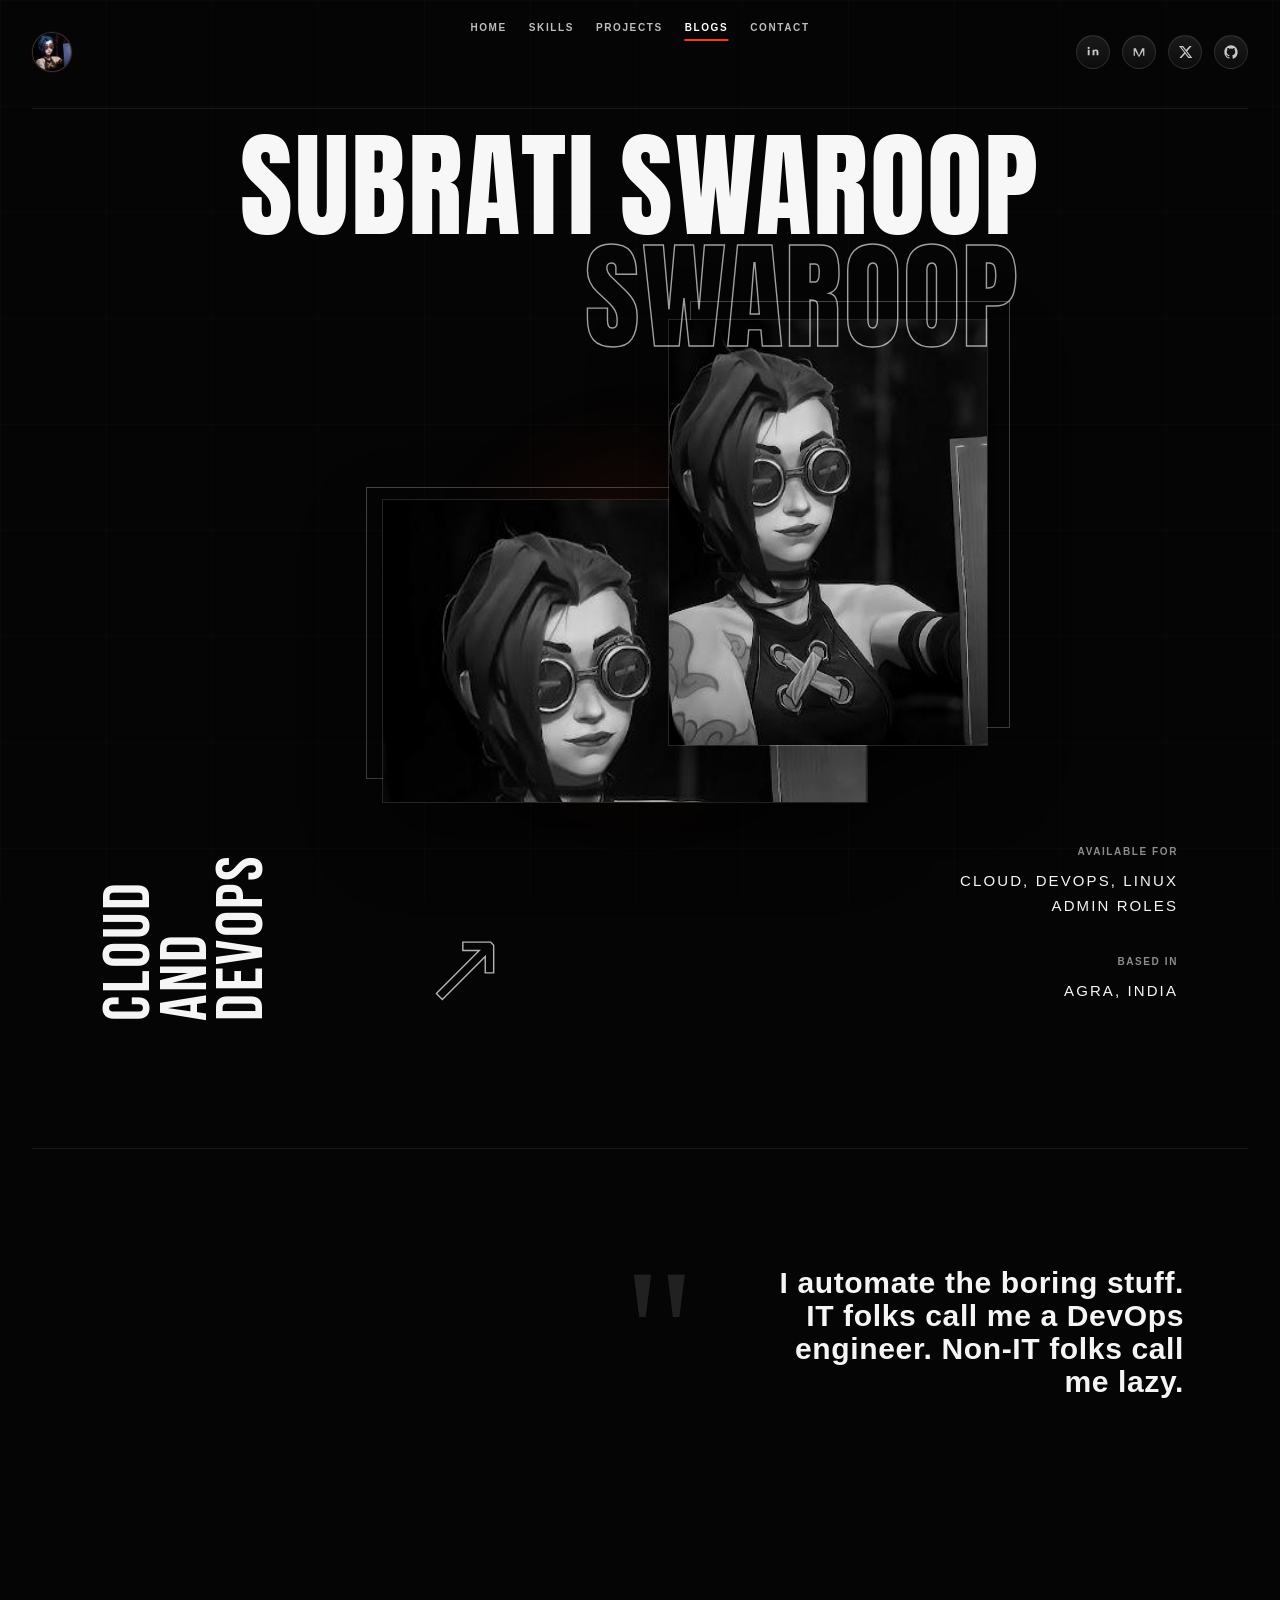
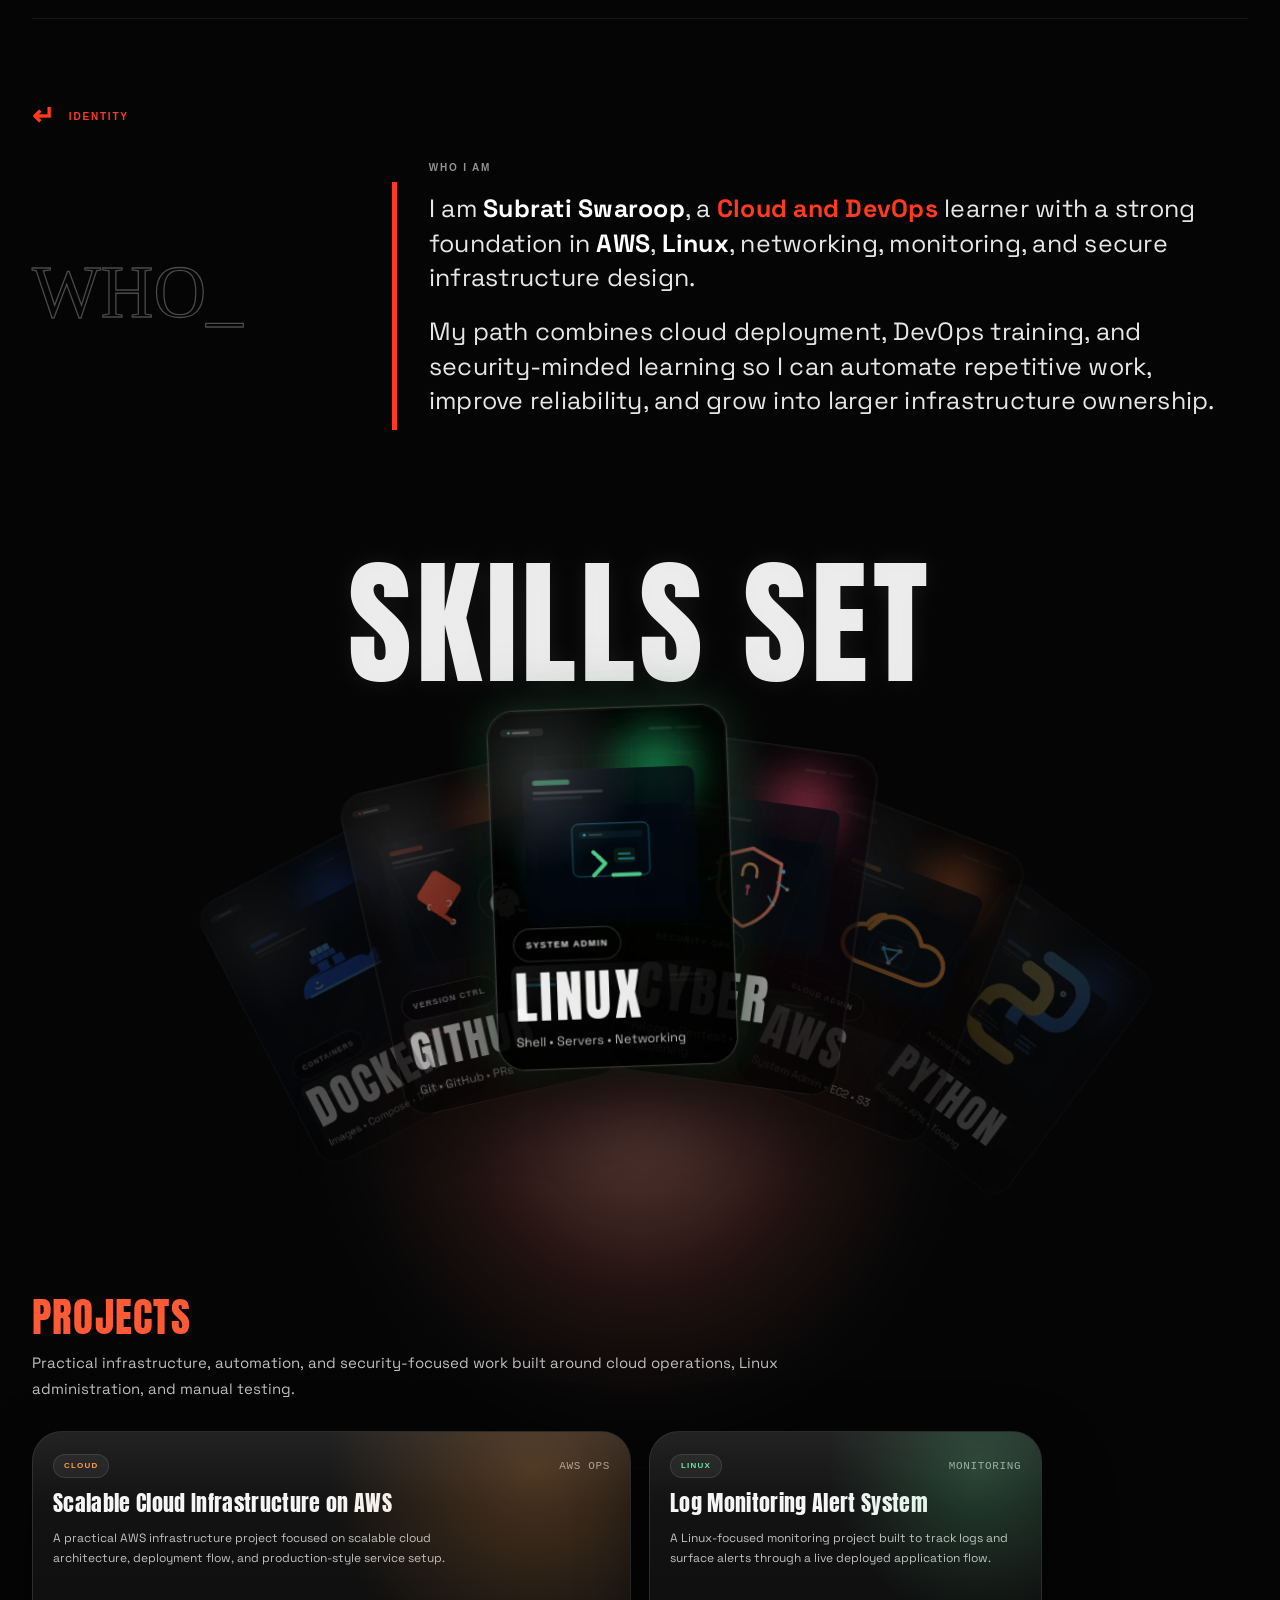
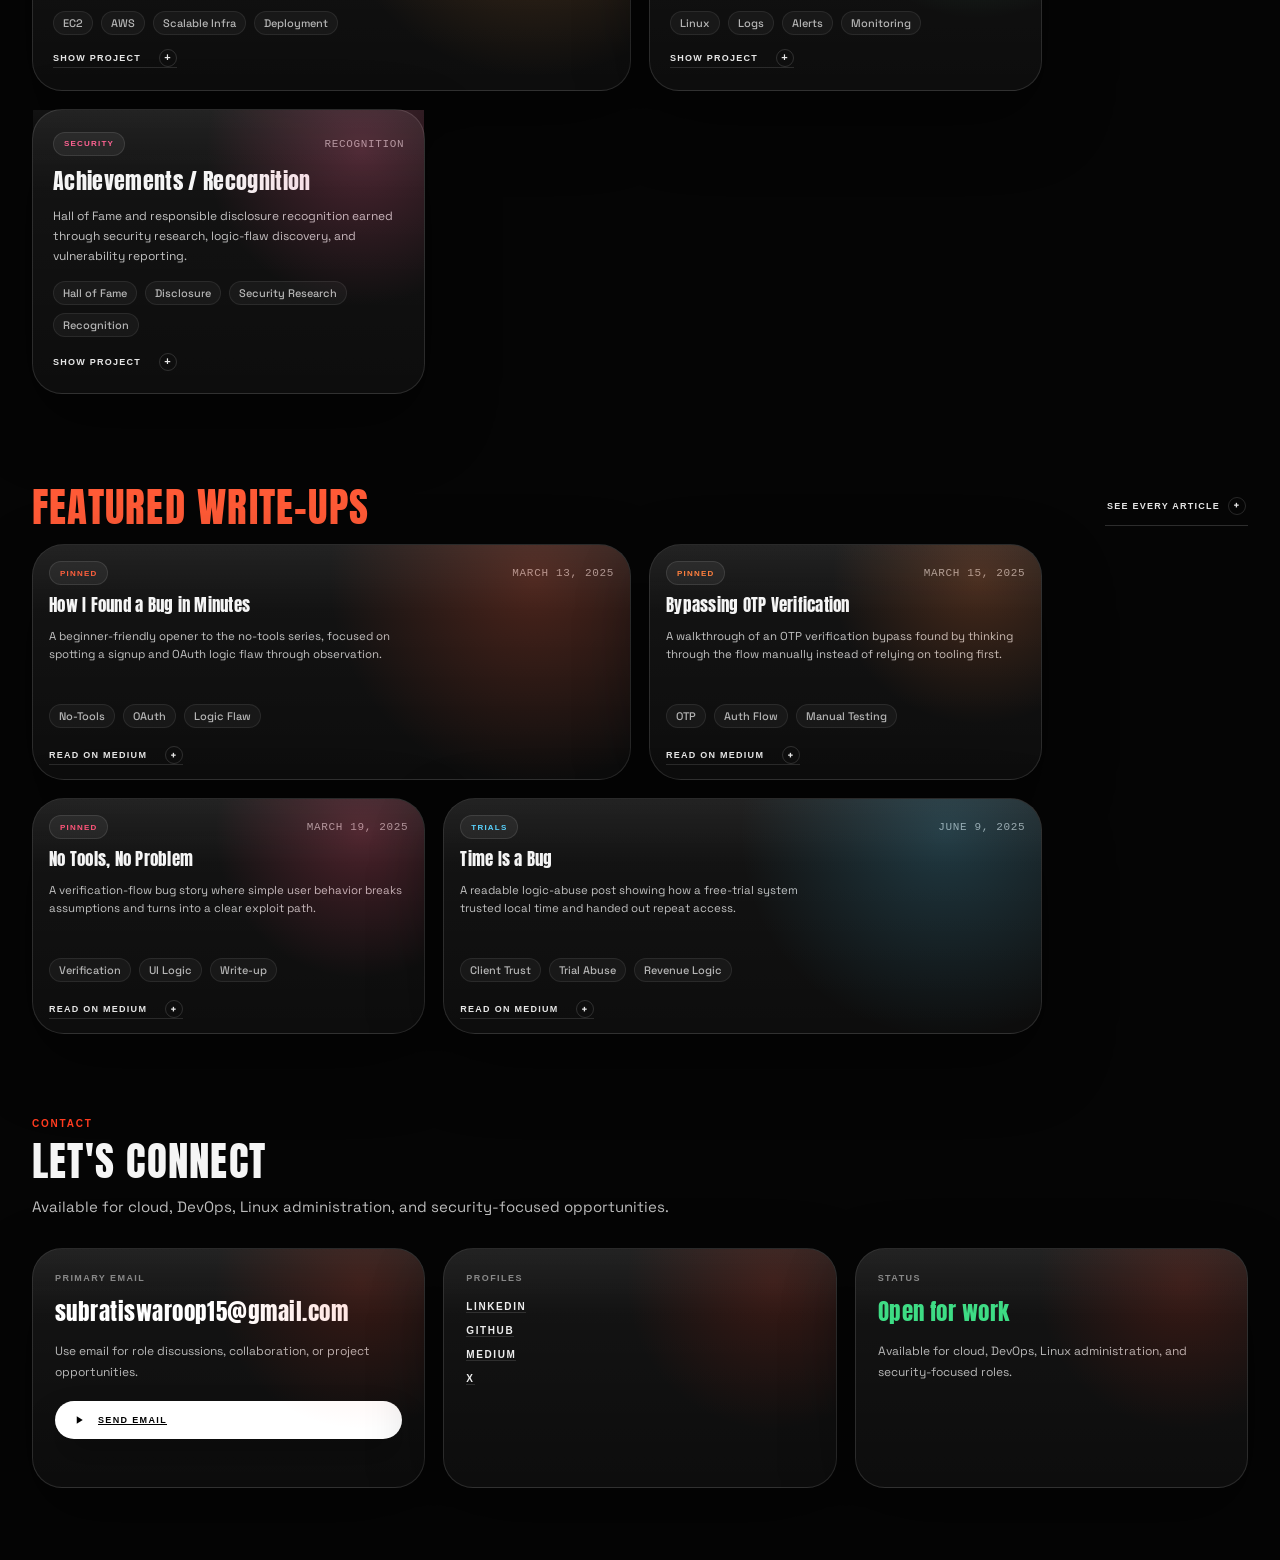
<file: index.html>
<!DOCTYPE html>
<html lang="en">
  <head>
    <meta charset="UTF-8" />
    <meta name="viewport" content="width=device-width, initial-scale=1.0" />
    <title>Subrati Swaroop</title>
    <link rel="preconnect" href="https://fonts.googleapis.com" />
    <link rel="preconnect" href="https://fonts.gstatic.com" crossorigin />
    <link
      href="https://fonts.googleapis.com/css2?family=Anton&family=Bebas+Neue&family=Space+Grotesk:wght@300;400;500;700&family=Syncopate:wght@400;700&display=swap"
      rel="stylesheet"
    />
    <link rel="stylesheet" href="https://fonts.cdnfonts.com/css/aileron" />
    <link rel="stylesheet" href="css/style.css" />
    <link rel="stylesheet" href="css/about.css" />
    <link rel="stylesheet" href="css/blogs.css" />
  </head>
  <body class="page-about single-scroll">
    <div class="app-shell" id="appShell">
      <header class="site-header" id="siteHeader">
        <a class="site-avatar" href="#home" aria-label="Home" data-scroll-link>
          <img src="assets/images/avatar.jpg" alt="" width="38" height="38" />
        </a>

        <nav class="site-nav" aria-label="Primary">
          <a class="is-active" href="#home" aria-current="page" data-scroll-link data-section-link="home">Home</a>
          <a href="#skills" data-scroll-link data-section-link="skills">Skills</a>
          <a href="#projects" data-scroll-link data-section-link="projects">Projects</a>
          <a href="#blogs" data-scroll-link data-section-link="blogs">Blogs</a>
          <a class="contact-link" href="#contact" data-scroll-link data-section-link="contact" data-email="subratiswaroop15@gmail.com">Contact</a>
        </nav>

        <div class="social-links" aria-label="Social links">
          <a href="https://www.linkedin.com/in/subrati-swaroop/" target="_blank" rel="noopener noreferrer" aria-label="LinkedIn">
            <svg viewBox="0 0 24 24" aria-hidden="true">
              <path d="M6.94 8.5v8.56H4.1V8.5h2.84Zm.18-2.64a1.64 1.64 0 1 1-3.28 0 1.64 1.64 0 0 1 3.28 0ZM20.16 12.02v5.04h-2.83v-4.72c0-1.19-.43-2-1.5-2-.82 0-1.3.54-1.52 1.06-.08.18-.1.44-.1.7v4.96h-2.83s.04-8.06 0-8.56h2.83v1.22c.38-.58 1.05-1.42 2.56-1.42 1.88 0 3.29 1.2 3.29 3.72Z" />
            </svg>
          </a>
          <a href="https://strangerwhite.medium.com/" target="_blank" rel="noopener noreferrer" aria-label="Medium">
            <svg viewBox="0 0 24 24" aria-hidden="true">
              <path d="M4 6.5h3.3L12 17.1 16.7 6.5H20v11h-1.83V9.82L12 20 5.83 9.82v7.68H4v-11Z" />
            </svg>
          </a>
          <a href="https://x.com/StrangeRwhite9?t=xdbpVbjrkxEW1TQSfK94jQ&s=09" target="_blank" rel="noopener noreferrer" aria-label="X">
            <svg viewBox="0 0 24 24" aria-hidden="true">
              <path d="M18.9 3H22l-6.78 7.74L23 21h-6.1l-4.77-6.24L6.7 21H3.6l7.25-8.28L3 3h6.26l4.31 5.75L18.9 3Zm-1.07 16.16h1.69L8.34 4.75H6.52l11.31 14.41Z" />
            </svg>
          </a>
          <a href="https://github.com/strangeRwhite9" target="_blank" rel="noopener noreferrer" aria-label="GitHub">
            <svg viewBox="0 0 24 24" aria-hidden="true">
              <path d="M12 2C6.48 2 2 6.58 2 12.23c0 4.52 2.87 8.35 6.84 9.7.5.1.68-.22.68-.5 0-.24-.01-1.03-.01-1.86-2.78.62-3.37-1.2-3.37-1.2-.46-1.18-1.11-1.5-1.11-1.5-.9-.63.07-.62.07-.62 1 .08 1.52 1.05 1.52 1.05.88 1.54 2.32 1.09 2.88.83.09-.65.35-1.09.63-1.34-2.22-.26-4.56-1.14-4.56-5.08 0-1.12.39-2.03 1.03-2.75-.11-.26-.45-1.32.1-2.75 0 0 .84-.28 2.75 1.05a9.24 9.24 0 0 1 5 0c1.91-1.33 2.75-1.05 2.75-1.05.55 1.43.21 2.49.1 2.75.64.72 1.03 1.63 1.03 2.75 0 3.95-2.34 4.82-4.57 5.07.36.32.68.93.68 1.88 0 1.36-.01 2.46-.01 2.8 0 .27.18.6.69.49A10.23 10.23 0 0 0 22 12.23C22 6.58 17.52 2 12 2Z" />
            </svg>
          </a>
        </div>
      </header>

      <main class="about-page onepage-main">
        <section id="home" class="scroll-section home-shell" aria-labelledby="homeHeading">
          <section class="about-showcase">
            <div class="about-name-fill" id="homeHeading">
              <span>SUBRATI</span>
              <span>SWAROOP</span>
            </div>
            <div class="about-name-outline" aria-hidden="true">SWAROOP</div>

            <div class="about-hero-layout">
              <div class="about-side-role" aria-hidden="true">
                <span>CLOUD</span>
                <span>AND</span>
                <span>DEVOPS</span>
              </div>

              <div class="about-photo about-photo--wide">
                <img src="assets/images/avatar.jpg" alt="Subrati Swaroop portrait" />
              </div>

              <div class="about-photo about-photo--portrait">
                <img src="assets/images/avatar.jpg" alt="Subrati Swaroop portrait" />
              </div>

              <div class="about-arrow" aria-hidden="true">&#8599;</div>

              <div class="about-status">
                <p>Available for</p>
                <strong>Cloud, DevOps, Linux Admin roles</strong>
                <p class="about-status-gap">Based in</p>
                <strong>Agra, India</strong>
              </div>
            </div>
          </section>

        <section class="about-quote-section" aria-label="Quote">
          <div class="about-quotes-container">
            <div class="about-quote-art about-quote-art--mark" aria-hidden="true">"</div>
            <div class="about-quote-text-container">
              <blockquote class="about-quote">
                I automate the boring stuff. IT folks call me a DevOps engineer. Non-IT folks call me lazy.
                </blockquote>
              </div>
            </div>
          </section>

          <section class="about-identity" aria-labelledby="identityHeading">
            <div class="about-identity-label">
              <span class="about-identity-arrow">&crarr;</span>
              <span>Identity</span>
            </div>

            <div class="about-identity-grid">
              <div class="about-identity-art" aria-hidden="true">WHO_</div>

              <div class="about-identity-copy">
                <h2 id="identityHeading">Who I Am</h2>
                <p>
                  I am <strong>Subrati Swaroop</strong>, a <span class="about-accent">Cloud and DevOps</span> learner with a strong
                  foundation in <strong>AWS</strong>, <strong>Linux</strong>, networking, monitoring, and secure infrastructure design.
                </p>
                <p>
                  My path combines cloud deployment, DevOps training, and security-minded learning so I can automate
                  repetitive work, improve reliability, and grow into larger infrastructure ownership.
                </p>
              </div>
            </div>
          </section>
        </section>

        <section id="skills" class="scroll-section skills-shell" aria-labelledby="skillsHeading">
          <div class="skills-page">
            <section class="skills-stage">
              <h1 id="skillsHeading">Skills Set</h1>

              <div class="stage-frame">
                <div class="carousel-view" id="carouselView">
                  <div class="deck-glow" aria-hidden="true"></div>
                  <div class="carousel-track" id="carouselTrack" aria-label="Skills carousel"></div>
                </div>

                <section class="detail-view" id="detailView" aria-live="polite">
                  <article class="detail-panel">
                    <div class="detail-hero" id="detailHero">
                      <button class="detail-back" id="detailBack" type="button" aria-label="Back to carousel">
                        <svg viewBox="0 0 24 24" aria-hidden="true">
                          <path d="M15 6 9 12l6 6" />
                        </svg>
                      </button>

                      <div class="detail-copy">
                        <p class="detail-category" id="detailCategory"></p>
                        <h2 id="detailTitle"></h2>

                        <div class="detail-meta">
                          <span class="detail-meta-accent" id="detailProficiency"></span>
                          <span id="detailYear"></span>
                          <span class="detail-pill" id="detailLevel"></span>
                          <span id="detailFocus"></span>
                        </div>

                        <div class="detail-actions">
                          <div class="detail-project-trigger">
                            <button class="primary-button" id="detailProjects" type="button" aria-expanded="false" aria-controls="detailProjectsPopover">
                              <svg viewBox="0 0 24 24" aria-hidden="true">
                                <path d="m9 7 8 5-8 5Z" />
                              </svg>
                              <span>View Projects</span>
                            </button>

                            <div class="detail-project-popover" id="detailProjectsPopover" aria-label="Skill project links"></div>
                          </div>

                          <button class="secondary-button" id="detailPlus" type="button" aria-label="More options">
                            <svg viewBox="0 0 24 24" aria-hidden="true">
                              <path d="M12 5v14M5 12h14" />
                            </svg>
                          </button>
                        </div>
                      </div>
                    </div>

                    <section class="modules-panel" aria-labelledby="modulesHeading">
                      <h3 id="modulesHeading">Related Modules</h3>
                      <div class="module-grid" id="moduleGrid"></div>
                    </section>
                  </article>
                </section>
              </div>
            </section>
          </div>
        </section>

        <section id="projects" class="scroll-section projects-section" aria-labelledby="projectsHeading">
          <div class="section-head">
            <h2 class="section-kicker section-kicker-display" id="projectsHeading">Projects</h2>
            <p class="section-lead">
              Practical infrastructure, automation, and security-focused work built around cloud operations, Linux administration,
              and manual testing.
            </p>
          </div>

          <div class="project-grid">
            <article class="project-card is-wide" style="--project-accent: #ff9c42; --project-glow: rgba(255, 156, 66, 0.24);">
              <div class="project-meta">
                <span class="project-pill">Cloud</span>
                <span>AWS Ops</span>
              </div>
              <h3>Scalable Cloud Infrastructure on AWS</h3>
              <p>
                A practical AWS infrastructure project focused on scalable cloud architecture, deployment flow, and production-style service setup.
              </p>
              <div class="project-tags">
                <span>EC2</span>
                <span>AWS</span>
                <span>Scalable Infra</span>
                <span>Deployment</span>
              </div>
              <a class="project-link" href="https://github.com/strangeRwhite9/Scalable-Cloud-Infrastructure-on-AWS-" target="_blank" rel="noopener noreferrer">Show Project</a>
            </article>

            <article class="project-card" style="--project-accent: #66e6a1; --project-glow: rgba(102, 230, 161, 0.22);">
              <div class="project-meta">
                <span class="project-pill">Linux</span>
                <span>Monitoring</span>
              </div>
              <h3>Log Monitoring Alert System</h3>
              <p>
                A Linux-focused monitoring project built to track logs and surface alerts through a live deployed application flow.
              </p>
              <div class="project-tags">
                <span>Linux</span>
                <span>Logs</span>
                <span>Alerts</span>
                <span>Monitoring</span>
              </div>
              <a class="project-link" href="https://log-monitoring-alert-system.onrender.com" target="_blank" rel="noopener noreferrer">Show Project</a>
            </article>

            <article class="project-card has-popover" style="--project-accent: #ff5d8f; --project-glow: rgba(255, 93, 143, 0.24);">
              <div class="project-meta">
                <span class="project-pill">Security</span>
                <span>Recognition</span>
              </div>
              <h3>Achievements / Recognition</h3>
              <p>
                Hall of Fame and responsible disclosure recognition earned through security research, logic-flaw discovery, and vulnerability reporting.
              </p>
              <div class="project-tags">
                <span>Hall of Fame</span>
                <span>Disclosure</span>
                <span>Security Research</span>
                <span>Recognition</span>
              </div>
              <div class="project-link-group">
                <button class="project-link project-link-trigger" type="button" aria-haspopup="true" aria-expanded="false" aria-controls="securityRecognitionPopover">
                  Show Project
                </button>
                <div class="project-link-popover" id="securityRecognitionPopover" aria-label="Recognition links">
                  <a href="https://bytebloggerbase.com/hall-of-fame-reward" target="_blank" rel="noopener noreferrer">Byte Blogger Base</a>
                  <a href="https://www.secudoc.nl/hall%20of%20fame" target="_blank" rel="noopener noreferrer">SecuDoc</a>
                  <a href="https://innolab.co.nz/responsible-disclosure" target="_blank" rel="noopener noreferrer">Innolab</a>
                  <a href="https://ben.ist-toll.xyz/hall-of-fame.html" target="_blank" rel="noopener noreferrer">BEN / IST Toll</a>
                  <a href="https://www.inflectra.com/Company/" target="_blank" rel="noopener noreferrer">Inflectra</a>
                  <a href="https://www.nelogica.com.br/vulnerability-disclosure-program" target="_blank" rel="noopener noreferrer">Nelogica</a>
                </div>
              </div>
            </article>
          </div>
        </section>

        <section id="blogs" class="scroll-section blogs-page" aria-labelledby="featuredBlogsHeading">
          <div class="blogs-listing">
            <div class="blogs-section-head">
              <div>
                <h2 class="blogs-card-label blogs-card-label-display" id="featuredBlogsHeading">Featured Write-ups</h2>
              </div>
              <a class="blogs-text-link" href="https://strangerwhite.medium.com/" target="_blank" rel="noopener noreferrer">See every article</a>
            </div>

            <div class="blog-grid">
              <article class="blog-card is-wide" style="--blog-accent: #ff5a36; --blog-glow: rgba(255, 90, 54, 0.24);">
                <div class="blog-card-meta">
                  <span class="blog-pill">Pinned</span>
                  <time datetime="2025-03-13">March 13, 2025</time>
                </div>
                <h3>How I Found a Bug in Minutes</h3>
                <p>
                  A beginner-friendly opener to the no-tools series, focused on spotting a signup and OAuth logic flaw through observation.
                </p>
                <div class="blog-tags">
                  <span>No-Tools</span>
                  <span>OAuth</span>
                  <span>Logic Flaw</span>
                </div>
                <a class="blog-card-link" href="https://strangerwhite.medium.com/how-i-found-a-bug-in-minutes-no-tools-just-mindful-approach-to-testing-0dd034ff8ab9" target="_blank" rel="noopener noreferrer">Read on Medium</a>
              </article>

              <article class="blog-card" style="--blog-accent: #ff7b38; --blog-glow: rgba(255, 123, 56, 0.22);">
                <div class="blog-card-meta">
                  <span class="blog-pill">Pinned</span>
                  <time datetime="2025-03-15">March 15, 2025</time>
                </div>
                <h3>Bypassing OTP Verification</h3>
                <p>
                  A walkthrough of an OTP verification bypass found by thinking through the flow manually instead of relying on tooling first.
                </p>
                <div class="blog-tags">
                  <span>OTP</span>
                  <span>Auth Flow</span>
                  <span>Manual Testing</span>
                </div>
                <a class="blog-card-link" href="https://strangerwhite.medium.com/bypassing-otp-verification-another-bug-found-without-any-tools-8b2c1013c3e7" target="_blank" rel="noopener noreferrer">Read on Medium</a>
              </article>

              <article class="blog-card" style="--blog-accent: #ff4f75; --blog-glow: rgba(255, 79, 117, 0.24);">
                <div class="blog-card-meta">
                  <span class="blog-pill">Pinned</span>
                  <time datetime="2025-03-19">March 19, 2025</time>
                </div>
                <h3>No Tools, No Problem</h3>
                <p>
                  A verification-flow bug story where simple user behavior breaks assumptions and turns into a clear exploit path.
                </p>
                <div class="blog-tags">
                  <span>Verification</span>
                  <span>UI Logic</span>
                  <span>Write-up</span>
                </div>
                <a class="blog-card-link" href="https://strangerwhite.medium.com/no-tools-no-problem-another-fun-bug-hunting-story-22c234331bfd" target="_blank" rel="noopener noreferrer">Read on Medium</a>
              </article>

              <article class="blog-card is-wide" style="--blog-accent: #53d2ff; --blog-glow: rgba(83, 210, 255, 0.2);">
                <div class="blog-card-meta">
                  <span class="blog-pill">Trials</span>
                  <time datetime="2025-06-09">June 9, 2025</time>
                </div>
                <h3>Time Is a Bug</h3>
                <p>
                  A readable logic-abuse post showing how a free-trial system trusted local time and handed out repeat access.
                </p>
                <div class="blog-tags">
                  <span>Client Trust</span>
                  <span>Trial Abuse</span>
                  <span>Revenue Logic</span>
                </div>
                <a class="blog-card-link" href="https://strangerwhite.medium.com/time-is-a-bug-exploiting-trials-without-touching-a-single-tool-9a019bda8c02" target="_blank" rel="noopener noreferrer">Read on Medium</a>
              </article>
            </div>
          </div>
        </section>

        <section id="contact" class="scroll-section contact-section" aria-labelledby="contactHeading">
          <div class="section-head contact-head">
            <p class="section-kicker">Contact</p>
            <h2 id="contactHeading">Let's Connect</h2>
            <p class="section-lead">
              Available for cloud, DevOps, Linux administration, and security-focused opportunities.
            </p>
          </div>

          <div class="contact-grid">
            <article class="contact-card contact-card-primary">
              <p class="contact-label">Primary Email</p>
              <a class="contact-value" href="mailto:subratiswaroop15@gmail.com">subratiswaroop15@gmail.com</a>
              <p class="contact-copy">
                Use email for role discussions, collaboration, or project opportunities.
              </p>
              <a class="primary-button" href="mailto:subratiswaroop15@gmail.com">
                <svg viewBox="0 0 24 24" aria-hidden="true">
                  <path d="m9 7 8 5-8 5Z" />
                </svg>
                <span>Send Email</span>
              </a>
            </article>

            <article class="contact-card">
              <p class="contact-label">Profiles</p>
              <div class="contact-links">
                <a href="https://www.linkedin.com/in/subrati-swaroop/" target="_blank" rel="noopener noreferrer">LinkedIn</a>
                <a href="https://github.com/strangeRwhite9" target="_blank" rel="noopener noreferrer">GitHub</a>
                <a href="https://strangerwhite.medium.com/" target="_blank" rel="noopener noreferrer">Medium</a>
                <a href="https://x.com/StrangeRwhite9?t=xdbpVbjrkxEW1TQSfK94jQ&s=09" target="_blank" rel="noopener noreferrer">X</a>
              </div>
            </article>

            <article class="contact-card">
              <p class="contact-label">Status</p>
              <p class="contact-value contact-value-static contact-value-open">Open for work</p>
              <p class="contact-copy">Available for cloud, DevOps, Linux administration, and security-focused roles.</p>
            </article>
          </div>
        </section>
      </main>

      <button class="back-to-top-button" id="backToTopButton" type="button" aria-label="Back to top">
        <svg viewBox="0 0 24 24" aria-hidden="true">
          <path d="M12 19V5" />
          <path d="m6 11 6-6 6 6" />
        </svg>
      </button>
    </div>

    <div class="cursor-layer" id="cursorLayer" aria-hidden="true">
      <div class="cursor-ring" id="cursorRing"></div>
      <div class="cursor-dot" id="cursorDot"></div>
    </div>

    <script src="js/script.js"></script>
  </body>
</html>
</file>
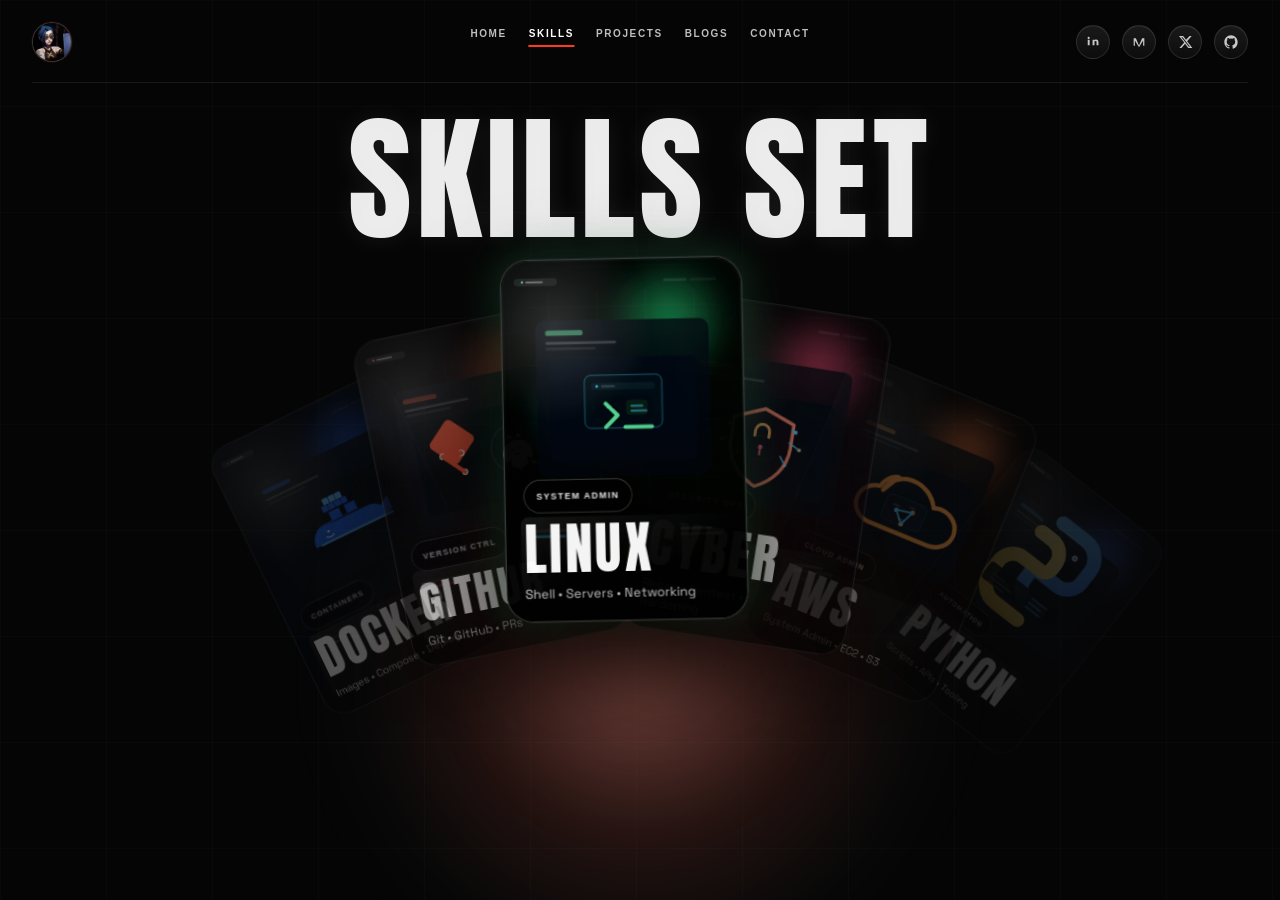
<file: about.html>
<!DOCTYPE html>
<html lang="en">
  <head>
    <meta charset="UTF-8" />
    <meta name="viewport" content="width=device-width, initial-scale=1.0" />
    <title>Skills Set - Subrati Swaroop</title>
    <link rel="preconnect" href="https://fonts.googleapis.com" />
    <link rel="preconnect" href="https://fonts.gstatic.com" crossorigin />
    <link
      href="https://fonts.googleapis.com/css2?family=Anton&family=Space+Grotesk:wght@300;400;500;700&family=Syncopate:wght@400;700&display=swap"
      rel="stylesheet"
    />
    <link rel="stylesheet" href="css/style.css" />
  </head>
  <body>
    <div class="app-shell" id="appShell">
      <header class="site-header">
        <a class="site-avatar" href="index.html" aria-label="Home">
          <img src="assets/images/avatar.jpg" alt="" width="38" height="38" />
        </a>

        <nav class="site-nav" aria-label="Primary">
          <a href="index.html">Home</a>
          <a class="is-active" href="about.html" aria-current="page">Skills</a>
          <a href="#">Projects</a>
          <a href="blogs.html">Blogs</a>
          <a class="contact-link" href="mailto:subratiswaroop15@gmail.com" data-email="subratiswaroop15@gmail.com">Contact</a>
        </nav>

        <div class="social-links" aria-label="Social links">
          <a href="https://www.linkedin.com/in/subrati-swaroop/" target="_blank" rel="noopener noreferrer" aria-label="LinkedIn">
            <svg viewBox="0 0 24 24" aria-hidden="true">
              <path d="M6.94 8.5v8.56H4.1V8.5h2.84Zm.18-2.64a1.64 1.64 0 1 1-3.28 0 1.64 1.64 0 0 1 3.28 0ZM20.16 12.02v5.04h-2.83v-4.72c0-1.19-.43-2-1.5-2-.82 0-1.3.54-1.52 1.06-.08.18-.1.44-.1.7v4.96h-2.83s.04-8.06 0-8.56h2.83v1.22c.38-.58 1.05-1.42 2.56-1.42 1.88 0 3.29 1.2 3.29 3.72Z" />
            </svg>
          </a>
          <a href="https://strangerwhite.medium.com/" target="_blank" rel="noopener noreferrer" aria-label="Medium">
            <svg viewBox="0 0 24 24" aria-hidden="true">
              <path d="M4 6.5h3.3L12 17.1 16.7 6.5H20v11h-1.83V9.82L12 20 5.83 9.82v7.68H4v-11Z" />
            </svg>
          </a>
          <a href="https://x.com/StrangeRwhite9?t=xdbpVbjrkxEW1TQSfK94jQ&s=09" target="_blank" rel="noopener noreferrer" aria-label="X">
            <svg viewBox="0 0 24 24" aria-hidden="true">
              <path d="M18.9 3H22l-6.78 7.74L23 21h-6.1l-4.77-6.24L6.7 21H3.6l7.25-8.28L3 3h6.26l4.31 5.75L18.9 3Zm-1.07 16.16h1.69L8.34 4.75H6.52l11.31 14.41Z" />
            </svg>
          </a>
          <a href="https://github.com/strangeRwhite9" target="_blank" rel="noopener noreferrer" aria-label="GitHub">
            <svg viewBox="0 0 24 24" aria-hidden="true">
              <path d="M12 2C6.48 2 2 6.58 2 12.23c0 4.52 2.87 8.35 6.84 9.7.5.1.68-.22.68-.5 0-.24-.01-1.03-.01-1.86-2.78.62-3.37-1.2-3.37-1.2-.46-1.18-1.11-1.5-1.11-1.5-.9-.63.07-.62.07-.62 1 .08 1.52 1.05 1.52 1.05.88 1.54 2.32 1.09 2.88.83.09-.65.35-1.09.63-1.34-2.22-.26-4.56-1.14-4.56-5.08 0-1.12.39-2.03 1.03-2.75-.11-.26-.45-1.32.1-2.75 0 0 .84-.28 2.75 1.05a9.24 9.24 0 0 1 5 0c1.91-1.33 2.75-1.05 2.75-1.05.55 1.43.21 2.49.1 2.75.64.72 1.03 1.63 1.03 2.75 0 3.95-2.34 4.82-4.57 5.07.36.32.68.93.68 1.88 0 1.36-.01 2.46-.01 2.8 0 .27.18.6.69.49A10.23 10.23 0 0 0 22 12.23C22 6.58 17.52 2 12 2Z" />
            </svg>
          </a>
        </div>
      </header>

      <main class="skills-page">
        <section class="skills-stage" aria-labelledby="skillsHeading">
          <h1 id="skillsHeading">Skills Set</h1>

          <div class="stage-frame">
            <div class="carousel-view" id="carouselView">
              <div class="deck-glow" aria-hidden="true"></div>
              <div class="carousel-track" id="carouselTrack" aria-label="Skills carousel"></div>
            </div>

            <section class="detail-view" id="detailView" aria-live="polite">
              <article class="detail-panel">
                <div class="detail-hero" id="detailHero">
                  <button class="detail-back" id="detailBack" type="button" aria-label="Back to carousel">
                    <svg viewBox="0 0 24 24" aria-hidden="true">
                      <path d="M15 6 9 12l6 6" />
                    </svg>
                  </button>

                  <div class="detail-copy">
                    <p class="detail-category" id="detailCategory"></p>
                    <h2 id="detailTitle"></h2>

                    <div class="detail-meta">
                      <span class="detail-meta-accent" id="detailProficiency"></span>
                      <span id="detailYear"></span>
                      <span class="detail-pill" id="detailLevel"></span>
                      <span id="detailFocus"></span>
                    </div>

                    <div class="detail-actions">
                      <div class="detail-project-trigger">
                        <button class="primary-button" id="detailProjects" type="button" aria-expanded="false" aria-controls="detailProjectsPopover">
                          <svg viewBox="0 0 24 24" aria-hidden="true">
                            <path d="m9 7 8 5-8 5Z" />
                          </svg>
                          <span>View Projects</span>
                        </button>

                        <div class="detail-project-popover" id="detailProjectsPopover" aria-label="Skill project links"></div>
                      </div>

                      <button class="secondary-button" id="detailPlus" type="button" aria-label="More options">
                        <svg viewBox="0 0 24 24" aria-hidden="true">
                          <path d="M12 5v14M5 12h14" />
                        </svg>
                      </button>
                    </div>
                  </div>
                </div>

                <section class="modules-panel" aria-labelledby="modulesHeading">
                  <h3 id="modulesHeading">Related Modules</h3>
                  <div class="module-grid" id="moduleGrid"></div>
                </section>
              </article>
            </section>
          </div>
        </section>
      </main>
    </div>

    <div class="cursor-layer" id="cursorLayer" aria-hidden="true">
      <div class="cursor-ring" id="cursorRing"></div>
      <div class="cursor-dot" id="cursorDot"></div>
    </div>

    <script src="js/script.js"></script>
  </body>
</html>
</file>
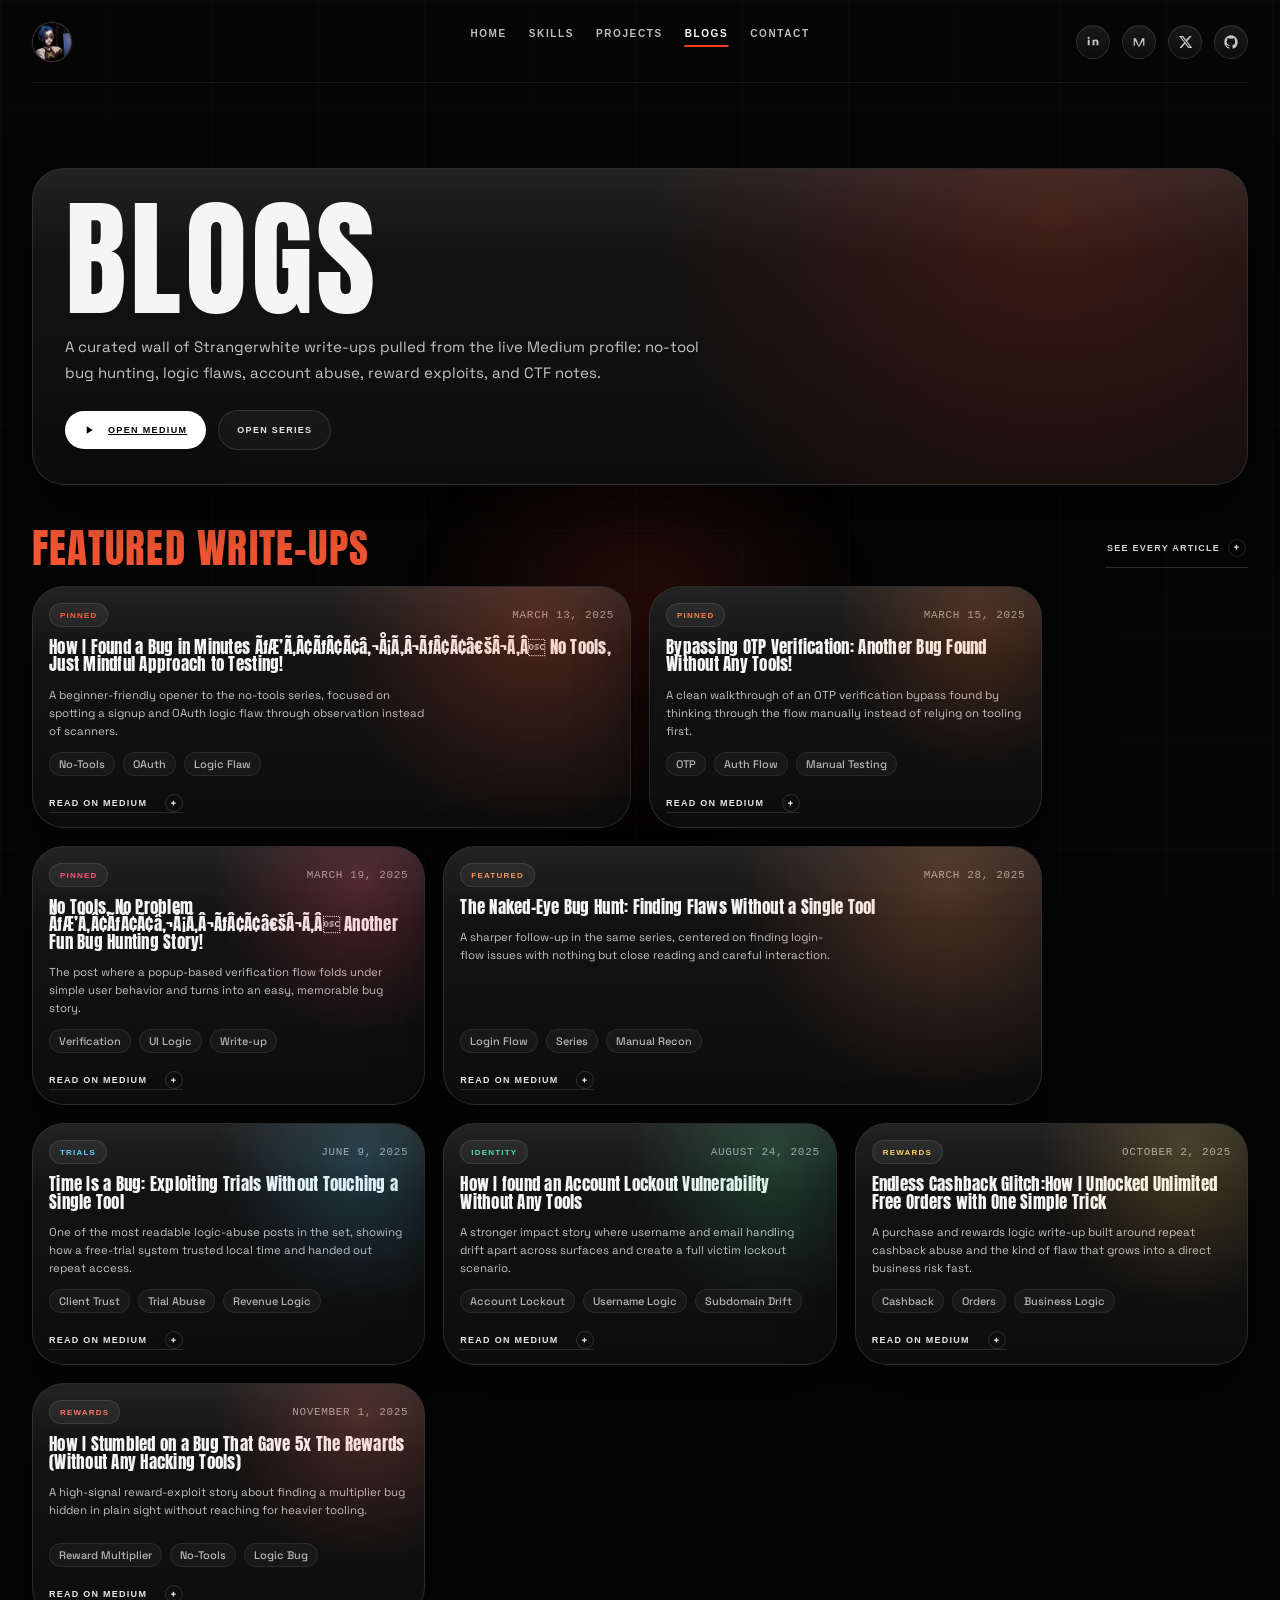
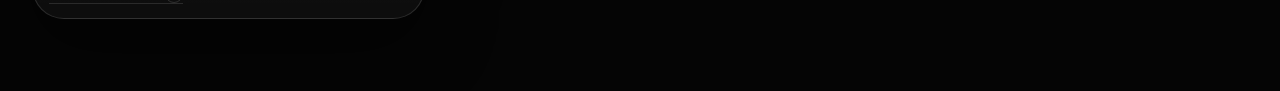
<file: blogs.html>
<!DOCTYPE html>
<html lang="en">
  <head>
    <meta charset="UTF-8" />
    <meta name="viewport" content="width=device-width, initial-scale=1.0" />
    <title>Strangerwhite Blogs</title>
    <link rel="preconnect" href="https://fonts.googleapis.com" />
    <link rel="preconnect" href="https://fonts.gstatic.com" crossorigin />
    <link
      href="https://fonts.googleapis.com/css2?family=Anton&family=Space+Grotesk:wght@300;400;500;700&family=Syncopate:wght@400;700&display=swap"
      rel="stylesheet"
    />
    <link rel="stylesheet" href="css/style.css" />
    <link rel="stylesheet" href="css/blogs.css" />
  </head>
  <body class="page-blogs">
    <div class="app-shell" id="appShell">
      <header class="site-header">
        <a class="site-avatar" href="index.html" aria-label="Home">
          <img src="assets/images/avatar.jpg" alt="" width="38" height="38" />
        </a>

        <nav class="site-nav" aria-label="Primary">
          <a href="index.html">Home</a>
          <a href="about.html">Skills</a>
          <a href="index.html">Projects</a>
          <a class="is-active" href="blogs.html" aria-current="page">Blogs</a>
          <a class="contact-link" href="mailto:subratiswaroop15@gmail.com" data-email="subratiswaroop15@gmail.com">Contact</a>
        </nav>

        <div class="social-links" aria-label="Social links">
          <a href="https://www.linkedin.com/in/subrati-swaroop/" target="_blank" rel="noopener noreferrer" aria-label="LinkedIn">
            <svg viewBox="0 0 24 24" aria-hidden="true">
              <path d="M6.94 8.5v8.56H4.1V8.5h2.84Zm.18-2.64a1.64 1.64 0 1 1-3.28 0 1.64 1.64 0 0 1 3.28 0ZM20.16 12.02v5.04h-2.83v-4.72c0-1.19-.43-2-1.5-2-.82 0-1.3.54-1.52 1.06-.08.18-.1.44-.1.7v4.96h-2.83s.04-8.06 0-8.56h2.83v1.22c.38-.58 1.05-1.42 2.56-1.42 1.88 0 3.29 1.2 3.29 3.72Z" />
            </svg>
          </a>
          <a href="https://strangerwhite.medium.com/" target="_blank" rel="noopener noreferrer" aria-label="Medium">
            <svg viewBox="0 0 24 24" aria-hidden="true">
              <path d="M4 6.5h3.3L12 17.1 16.7 6.5H20v11h-1.83V9.82L12 20 5.83 9.82v7.68H4v-11Z" />
            </svg>
          </a>
          <a href="https://x.com/StrangeRwhite9?t=xdbpVbjrkxEW1TQSfK94jQ&s=09" target="_blank" rel="noopener noreferrer" aria-label="X">
            <svg viewBox="0 0 24 24" aria-hidden="true">
              <path d="M18.9 3H22l-6.78 7.74L23 21h-6.1l-4.77-6.24L6.7 21H3.6l7.25-8.28L3 3h6.26l4.31 5.75L18.9 3Zm-1.07 16.16h1.69L8.34 4.75H6.52l11.31 14.41Z" />
            </svg>
          </a>
          <a href="https://github.com/strangeRwhite9" target="_blank" rel="noopener noreferrer" aria-label="GitHub">
            <svg viewBox="0 0 24 24" aria-hidden="true">
              <path d="M12 2C6.48 2 2 6.58 2 12.23c0 4.52 2.87 8.35 6.84 9.7.5.1.68-.22.68-.5 0-.24-.01-1.03-.01-1.86-2.78.62-3.37-1.2-3.37-1.2-.46-1.18-1.11-1.5-1.11-1.5-.9-.63.07-.62.07-.62 1 .08 1.52 1.05 1.52 1.05.88 1.54 2.32 1.09 2.88.83.09-.65.35-1.09.63-1.34-2.22-.26-4.56-1.14-4.56-5.08 0-1.12.39-2.03 1.03-2.75-.11-.26-.45-1.32.1-2.75 0 0 .84-.28 2.75 1.05a9.24 9.24 0 0 1 5 0c1.91-1.33 2.75-1.05 2.75-1.05.55 1.43.21 2.49.1 2.75.64.72 1.03 1.63 1.03 2.75 0 3.95-2.34 4.82-4.57 5.07.36.32.68.93.68 1.88 0 1.36-.01 2.46-.01 2.8 0 .27.18.6.69.49A10.23 10.23 0 0 0 22 12.23C22 6.58 17.52 2 12 2Z" />
            </svg>
          </a>
        </div>
      </header>

      <main class="blogs-page">
        <section class="blogs-hero" aria-labelledby="blogsHeading">
          <div class="blogs-hero-copy blogs-surface">

            <h1 id="blogsHeading">Blogs</h1>
            <p class="blogs-lead">
              A curated wall of Strangerwhite write-ups pulled from the live Medium profile: no-tool bug hunting,
              logic flaws, account abuse, reward exploits, and CTF notes.
            </p>
            <div class="blogs-hero-actions">
              <a class="primary-button" href="https://strangerwhite.medium.com/" target="_blank" rel="noopener noreferrer">
                <svg viewBox="0 0 24 24" aria-hidden="true">
                  <path d="m9 7 8 5-8 5Z" />
                </svg>
                <span>Open Medium</span>
              </a>
              <a class="blogs-secondary-link" href="https://strangerwhite.medium.com/list/finding-bugs-without-using-any-tools-dcf9f861a8ac" target="_blank" rel="noopener noreferrer">
                Open Series
              </a>
            </div>
          </div>
        </section>

        <section class="blogs-listing" aria-labelledby="featuredBlogsHeading">
          <div class="blogs-section-head">
            <div>
              <h2 class="blogs-card-label blogs-card-label-display" id="featuredBlogsHeading">Featured Write-ups</h2>
            </div>
            <a class="blogs-text-link" href="https://strangerwhite.medium.com/" target="_blank" rel="noopener noreferrer">See every article</a>
          </div>

          <div class="blog-grid">
            <article class="blog-card is-wide" style="--blog-accent: #ff5a36; --blog-glow: rgba(255, 90, 54, 0.24);">
              <div class="blog-card-meta">
                <span class="blog-pill">Pinned</span>
                <time datetime="2025-03-13">March 13, 2025</time>
              </div>
              <h3>How I Found a Bug in Minutes ÃƒÆ’Ã‚Â¢ÃƒÂ¢Ã¢â‚¬Å¡Ã‚Â¬ÃƒÂ¢Ã¢â€šÂ¬Ã‚Â No Tools, Just Mindful Approach to Testing!</h3>
              <p>
                A beginner-friendly opener to the no-tools series, focused on spotting a signup and OAuth logic flaw
                through observation instead of scanners.
              </p>
              <div class="blog-tags">
                <span>No-Tools</span>
                <span>OAuth</span>
                <span>Logic Flaw</span>
              </div>
              <a class="blog-card-link" href="https://strangerwhite.medium.com/how-i-found-a-bug-in-minutes-no-tools-just-mindful-approach-to-testing-0dd034ff8ab9" target="_blank" rel="noopener noreferrer">Read on Medium</a>
            </article>

            <article class="blog-card" style="--blog-accent: #ff7b38; --blog-glow: rgba(255, 123, 56, 0.22);">
              <div class="blog-card-meta">
                <span class="blog-pill">Pinned</span>
                <time datetime="2025-03-15">March 15, 2025</time>
              </div>
              <h3>Bypassing OTP Verification: Another Bug Found Without Any Tools!</h3>
              <p>
                A clean walkthrough of an OTP verification bypass found by thinking through the flow manually instead of
                relying on tooling first.
              </p>
              <div class="blog-tags">
                <span>OTP</span>
                <span>Auth Flow</span>
                <span>Manual Testing</span>
              </div>
              <a class="blog-card-link" href="https://strangerwhite.medium.com/bypassing-otp-verification-another-bug-found-without-any-tools-8b2c1013c3e7" target="_blank" rel="noopener noreferrer">Read on Medium</a>
            </article>

            <article class="blog-card" style="--blog-accent: #ff4f75; --blog-glow: rgba(255, 79, 117, 0.24);">
              <div class="blog-card-meta">
                <span class="blog-pill">Pinned</span>
                <time datetime="2025-03-19">March 19, 2025</time>
              </div>
              <h3>No Tools, No Problem ÃƒÆ’Ã‚Â¢ÃƒÂ¢Ã¢â‚¬Å¡Ã‚Â¬ÃƒÂ¢Ã¢â€šÂ¬Ã‚Â Another Fun Bug Hunting Story!</h3>
              <p>
                The post where a popup-based verification flow folds under simple user behavior and turns into an easy,
                memorable bug story.
              </p>
              <div class="blog-tags">
                <span>Verification</span>
                <span>UI Logic</span>
                <span>Write-up</span>
              </div>
              <a class="blog-card-link" href="https://strangerwhite.medium.com/no-tools-no-problem-another-fun-bug-hunting-story-22c234331bfd" target="_blank" rel="noopener noreferrer">Read on Medium</a>
            </article>

            <article class="blog-card is-wide" style="--blog-accent: #ff9058; --blog-glow: rgba(255, 144, 88, 0.24);">
              <div class="blog-card-meta">
                <span class="blog-pill">Featured</span>
                <time datetime="2025-03-28">March 28, 2025</time>
              </div>
              <h3>The Naked-Eye Bug Hunt: Finding Flaws Without a Single Tool</h3>
              <p>
                A sharper follow-up in the same series, centered on finding login-flow issues with nothing but close
                reading and careful interaction.
              </p>
              <div class="blog-tags">
                <span>Login Flow</span>
                <span>Series</span>
                <span>Manual Recon</span>
              </div>
              <a class="blog-card-link" href="https://strangerwhite.medium.com/the-naked-eye-bug-hunt-finding-flaws-without-a-single-tool-ee2ea57f7e63" target="_blank" rel="noopener noreferrer">Read on Medium</a>
            </article>

            <article class="blog-card" style="--blog-accent: #53d2ff; --blog-glow: rgba(83, 210, 255, 0.2);">
              <div class="blog-card-meta">
                <span class="blog-pill">Trials</span>
                <time datetime="2025-06-09">June 9, 2025</time>
              </div>
              <h3>Time Is a Bug: Exploiting Trials Without Touching a Single Tool</h3>
              <p>
                One of the most readable logic-abuse posts in the set, showing how a free-trial system trusted local time
                and handed out repeat access.
              </p>
              <div class="blog-tags">
                <span>Client Trust</span>
                <span>Trial Abuse</span>
                <span>Revenue Logic</span>
              </div>
              <a class="blog-card-link" href="https://strangerwhite.medium.com/time-is-a-bug-exploiting-trials-without-touching-a-single-tool-9a019bda8c02" target="_blank" rel="noopener noreferrer">Read on Medium</a>
            </article>

            <article class="blog-card" style="--blog-accent: #4de0a3; --blog-glow: rgba(77, 224, 163, 0.2);">
              <div class="blog-card-meta">
                <span class="blog-pill">Identity</span>
                <time datetime="2025-08-24">August 24, 2025</time>
              </div>
              <h3>How I found an Account Lockout Vulnerability Without Any Tools</h3>
              <p>
                A stronger impact story where username and email handling drift apart across surfaces and create a full
                victim lockout scenario.
              </p>
              <div class="blog-tags">
                <span>Account Lockout</span>
                <span>Username Logic</span>
                <span>Subdomain Drift</span>
              </div>
              <a class="blog-card-link" href="https://strangerwhite.medium.com/how-i-found-an-account-lockout-vulnerability-without-any-tools-f52cbcd58730" target="_blank" rel="noopener noreferrer">Read on Medium</a>
            </article>

            <article class="blog-card" style="--blog-accent: #ffd15d; --blog-glow: rgba(255, 209, 93, 0.2);">
              <div class="blog-card-meta">
                <span class="blog-pill">Rewards</span>
                <time datetime="2025-10-02">October 2, 2025</time>
              </div>
              <h3>Endless Cashback Glitch:How I Unlocked Unlimited Free Orders with One Simple Trick</h3>
              <p>
                A purchase and rewards logic write-up built around repeat cashback abuse and the kind of flaw that grows
                into a direct business risk fast.
              </p>
              <div class="blog-tags">
                <span>Cashback</span>
                <span>Orders</span>
                <span>Business Logic</span>
              </div>
              <a class="blog-card-link" href="https://strangerwhite.medium.com/endless-cashback-glitch-how-i-unlocked-unlimited-free-orders-with-one-simple-trick-d150c5db0a92" target="_blank" rel="noopener noreferrer">Read on Medium</a>
            </article>

            <article class="blog-card" style="--blog-accent: #ff6f61; --blog-glow: rgba(255, 111, 97, 0.22);">
              <div class="blog-card-meta">
                <span class="blog-pill">Rewards</span>
                <time datetime="2025-11-01">November 1, 2025</time>
              </div>
              <h3>How I Stumbled on a Bug That Gave 5x The Rewards (Without Any Hacking Tools)</h3>
              <p>
                A high-signal reward-exploit story about finding a multiplier bug hidden in plain sight without reaching
                for heavier tooling.
              </p>
              <div class="blog-tags">
                <span>Reward Multiplier</span>
                <span>No-Tools</span>
                <span>Logic Bug</span>
              </div>
              <a class="blog-card-link" href="https://strangerwhite.medium.com/how-i-stumbled-on-a-bug-that-gave-5x-the-rewards-without-any-hacking-tools-002767451f85" target="_blank" rel="noopener noreferrer">Read on Medium</a>
            </article>
          </div>
        </section>
      </main>
    </div>

    <div class="cursor-layer" id="cursorLayer" aria-hidden="true">
      <div class="cursor-ring" id="cursorRing"></div>
      <div class="cursor-dot" id="cursorDot"></div>
    </div>

    <script src="js/blogs.js"></script>
  </body>
</html>
</file>
<file: css/style.css>
﻿:root {
  --bg: #050505;
  --bg-soft: #0d0d0d;
  --surface: rgba(255, 255, 255, 0.04);
  --surface-strong: rgba(255, 255, 255, 0.08);
  --line: rgba(255, 255, 255, 0.08);
  --line-strong: rgba(255, 255, 255, 0.16);
  --text: #f5f5f5;
  --muted: rgba(255, 255, 255, 0.62);
  --muted-soft: rgba(255, 255, 255, 0.38);
  --accent: #ff3b1f;
  --accent-soft: rgba(255, 59, 31, 0.18);
  --signal: #3ddc84;
  --yellow: #f5c842;
  --cyan: #54d6ff;
  --olive: #8a9770;
  --orange: #ff8642;
  --purple: #a570ff;
  --red: #ff3b1f;
  --green: #66e6a1;
  --indigo: #7b7cff;
  --pink: #ff5d8f;
  --coral: #ff5151;
  --shadow: 0 28px 70px rgba(0, 0, 0, 0.56);
}

* {
  box-sizing: border-box;
}

html {
  min-height: 100%;
  background: var(--bg);
  color-scheme: dark;
  scroll-behavior: smooth;
  scrollbar-color: rgba(255, 255, 255, 0.2) transparent;
}

body {
  margin: 0;
  min-height: 100vh;
  background: var(--bg);
  color: var(--text);
  font-family: "Space Grotesk", "Segoe UI", sans-serif;
  overflow: hidden;
}

body.has-custom-cursor,
body.has-custom-cursor a,
body.has-custom-cursor button {
  cursor: none;
}

body::before {
  content: "";
  position: fixed;
  inset: 0;
  background-image:
    linear-gradient(rgba(255, 255, 255, 0.06) 1px, transparent 1px),
    linear-gradient(90deg, rgba(255, 255, 255, 0.06) 1px, transparent 1px);
  background-size: 106px 106px;
  opacity: 0.34;
  pointer-events: none;
}

body::after {
  content: "";
  position: fixed;
  inset: auto auto 8% 50%;
  width: 420px;
  height: 420px;
  transform: translateX(-50%);
  border-radius: 50%;
  background: radial-gradient(circle, rgba(255, 59, 31, 0.16), rgba(255, 59, 31, 0) 68%);
  filter: blur(34px);
  pointer-events: none;
}

::selection {
  background: #ffffff;
  color: #000000;
}

body::-webkit-scrollbar {
  width: 10px;
}

body::-webkit-scrollbar-thumb {
  background: rgba(255, 255, 255, 0.18);
  border-radius: 999px;
}

img,
svg {
  display: block;
}

img {
  max-width: 100%;
}

a,
button {
  -webkit-tap-highlight-color: transparent;
}

button {
  font: inherit;
}

.app-shell {
  position: relative;
  max-width: 1440px;
  height: 100vh;
  min-height: 100vh;
  margin: 0 auto;
  padding: 22px 32px 36px;
  overflow: hidden;
}

.app-shell::after {
  content: "";
  position: absolute;
  left: 32px;
  right: 32px;
  top: 82px;
  height: 1px;
  background: var(--line);
  pointer-events: none;
}

.single-scroll .app-shell {
  max-width: 1480px;
  padding-top: 16px;
  padding-bottom: 96px;
}

.single-scroll .app-shell::after {
  display: none;
}

.single-scroll .site-header {
  position: sticky;
  top: 14px;
  padding: 16px 0;
  border: 0;
  border-radius: 0;
  background: transparent;
  backdrop-filter: none;
  box-shadow: none;
  z-index: 40;
  transition: transform 220ms ease, opacity 180ms ease;
}

.single-scroll .site-header.is-hidden {
  transform: translateY(calc(-100% - 18px));
  opacity: 0;
  pointer-events: none;
}

.onepage-main {
  display: flex;
  flex-direction: column;
}

.single-scroll .about-page {
  padding-top: 20px;
}

.scroll-section {
  scroll-margin-top: 122px;
}

.single-scroll .skills-shell,
.single-scroll .projects-section,
.single-scroll .blogs-page,
.single-scroll .contact-section {
  padding-top: 84px;
}

.single-scroll .skills-shell .skills-stage {
  padding-top: 0;
}

.single-scroll .skills-shell .stage-frame {
  min-height: 520px;
}

.site-header {
  position: relative;
  display: flex;
  align-items: center;
  justify-content: space-between;
  gap: 18px;
  min-width: 0;
  z-index: 3;
  transition: opacity 240ms ease, transform 240ms ease;
}

.site-avatar {
  width: 40px;
  height: 40px;
  border-radius: 999px;
  overflow: hidden;
  flex: 0 0 auto;
  border: 1px solid var(--line-strong);
  background: var(--surface);
  box-shadow: 0 0 0 1px rgba(255, 59, 31, 0.08);
}

.site-avatar img {
  width: 100%;
  height: 100%;
  object-fit: cover;
  filter: grayscale(0.1) contrast(1.1);
}

.site-nav {
  position: absolute;
  left: 50%;
  top: 6px;
  display: flex;
  align-items: center;
  gap: 22px;
  max-width: min(100%, 760px);
  transform: translateX(-50%);
}

.site-nav a,
.social-links a {
  color: rgba(255, 255, 255, 0.74);
  text-decoration: none;
  transition: color 180ms ease, opacity 180ms ease, transform 180ms ease;
}

.site-nav a {
  position: relative;
  font-family: "Syncopate", sans-serif;
  font-size: 10px;
  font-weight: 700;
  letter-spacing: 0.16em;
  text-transform: uppercase;
  white-space: nowrap;
}

.site-nav a::after {
  content: "";
  position: absolute;
  left: 0;
  right: 0;
  bottom: -8px;
  height: 2px;
  background: var(--accent);
  transform: scaleX(0);
  transform-origin: center;
  transition: transform 180ms ease;
}

.site-nav a:hover,
.site-nav a:focus-visible,
.site-nav a.is-active {
  color: #ffffff;
}

.site-nav a:hover::after,
.site-nav a:focus-visible::after,
.site-nav a.is-active::after {
  transform: scaleX(1);
}

.single-scroll .site-header.is-on-light .site-nav a,
.single-scroll .site-header.is-on-light .social-links a {
  color: rgba(5, 5, 5, 0.78);
}

.single-scroll .site-header.is-on-light .site-nav a:hover,
.single-scroll .site-header.is-on-light .site-nav a:focus-visible,
.single-scroll .site-header.is-on-light .site-nav a.is-active,
.single-scroll .site-header.is-on-light .social-links a:hover,
.single-scroll .site-header.is-on-light .social-links a:focus-visible {
  color: #050505;
}

.single-scroll .site-header.is-on-light .site-nav a::after {
  background: #050505;
}

.single-scroll .site-header.is-on-light .site-avatar {
  border-color: rgba(5, 5, 5, 0.18);
  background: rgba(255, 255, 255, 0.42);
  box-shadow: 0 0 0 1px rgba(255, 255, 255, 0.2);
}

.single-scroll .site-header.is-on-light .social-links a {
  border-color: rgba(5, 5, 5, 0.12);
  background:
    linear-gradient(180deg, rgba(255, 255, 255, 0.72), rgba(255, 255, 255, 0.4)),
    rgba(255, 255, 255, 0.5);
  box-shadow: inset 0 1px 0 rgba(255, 255, 255, 0.3);
}

.site-nav .contact-link::before {
  content: attr(data-email);
  position: absolute;
  left: 50%;
  top: calc(100% + 18px);
  transform: translate(-50%, 8px);
  padding: 10px 14px;
  border-radius: 12px;
  border: 1px solid rgba(255, 255, 255, 0.14);
  background:
    linear-gradient(180deg, rgba(255, 255, 255, 0.08), rgba(255, 255, 255, 0.02)),
    rgba(8, 8, 8, 0.96);
  box-shadow: 0 18px 38px rgba(0, 0, 0, 0.34);
  color: rgba(255, 255, 255, 0.92);
  font-family: "Space Grotesk", "Segoe UI", sans-serif;
  font-size: 12px;
  font-weight: 500;
  letter-spacing: 0.02em;
  line-height: 1;
  text-transform: none;
  white-space: nowrap;
  opacity: 0;
  pointer-events: none;
  transition: opacity 180ms ease, transform 180ms ease;
  z-index: 5;
}

.site-nav .contact-link:hover::before,
.site-nav .contact-link:focus-visible::before {
  opacity: 1;
  transform: translate(-50%, 0);
}

.social-links {
  display: flex;
  align-items: center;
  flex-wrap: wrap;
  gap: 12px;
  margin-left: auto;
}

.social-links a {
  display: inline-flex;
  align-items: center;
  justify-content: center;
  width: 34px;
  height: 34px;
  border-radius: 999px;
  border: 1px solid rgba(255, 255, 255, 0.12);
  background:
    linear-gradient(180deg, rgba(255, 255, 255, 0.08), rgba(255, 255, 255, 0.02)),
    rgba(10, 10, 10, 0.92);
  box-shadow: inset 0 1px 0 rgba(255, 255, 255, 0.04);
  color: rgba(255, 255, 255, 0.84);
  opacity: 0.92;
}

.social-links a:hover,
.social-links a:focus-visible {
  opacity: 1;
  color: #ffffff;
  border-color: rgba(255, 59, 31, 0.46);
  background:
    linear-gradient(180deg, rgba(255, 59, 31, 0.18), rgba(255, 59, 31, 0.05)),
    rgba(10, 10, 10, 0.98);
  box-shadow: 0 0 24px rgba(255, 59, 31, 0.2);
  transform: translateY(-2px);
}

.social-links svg {
  width: 16px;
  height: 16px;
  fill: currentColor;
}

.skills-page {
  position: relative;
  z-index: 1;
}

.skills-stage {
  padding-top: 34px;
}

.skills-stage h1 {
  margin: 22px 0 12px;
  text-align: center;
  font-family: "Anton", Impact, sans-serif;
  font-size: clamp(4.6rem, 14vw, 8.6rem);
  font-weight: 400;
  line-height: 0.88;
  letter-spacing: 0.03em;
  text-transform: uppercase;
  color: rgba(255, 255, 255, 0.92);
  text-shadow: 0 0 26px rgba(255, 255, 255, 0.08);
  transition: opacity 240ms ease, transform 240ms ease;
}

.stage-frame {
  position: relative;
  min-height: 520px;
}

.carousel-view,
.detail-view {
  position: absolute;
  inset: 0;
  transition: opacity 320ms ease, transform 420ms cubic-bezier(0.2, 0.9, 0.2, 1);
}

.carousel-view {
  opacity: 1;
  transform: translateY(0) scale(1);
}

.detail-view {
  opacity: 0;
  pointer-events: none;
  transform: translateY(22px) scale(0.985);
}

.app-shell.is-detail-open .carousel-view,
.skills-shell.is-detail-open .carousel-view {
  opacity: 0;
  pointer-events: none;
  transform: translateY(-20px) scale(0.96);
}

.app-shell.is-detail-open .detail-view,
.skills-shell.is-detail-open .detail-view {
  opacity: 1;
  pointer-events: auto;
  transform: translateY(-82px) scale(1);
}

.skills-shell.is-detail-open .stage-frame {
  min-height: 0;
}

.skills-shell.is-detail-open .detail-view {
  position: relative;
  inset: auto;
  transform: translateY(0) scale(1);
}

.app-shell.is-detail-open .site-header,
.app-shell.is-detail-open .skills-stage h1,
.skills-shell.is-detail-open .skills-stage h1 {
  opacity: 0;
  transform: translateY(-18px);
  pointer-events: none;
}

@media (min-width: 721px) {
  body.is-detail-open {
    overflow: hidden;
  }

  .app-shell.is-detail-open {
    height: 100vh;
    min-height: 100vh;
    overflow: hidden;
  }

  .app-shell.is-detail-open .site-header {
    opacity: 1;
    transform: none;
    pointer-events: auto;
  }

  .app-shell.is-detail-open .skills-stage h1,
  .skills-shell.is-detail-open .skills-stage h1 {
    margin: 0;
    height: 0;
    overflow: hidden;
  }

  .app-shell.is-detail-open .detail-view,
  .skills-shell.is-detail-open .detail-view {
    position: absolute;
    inset: 0;
    transform: translateY(0) scale(1);
  }

  .skills-shell.is-detail-open .detail-view {
    position: relative;
    inset: auto;
  }
}

.deck-glow {
  position: absolute;
  left: 50%;
  top: 86px;
  width: min(62vw, 680px);
  height: min(62vw, 680px);
  transform: translateX(-50%);
  border-radius: 50%;
  background:
    radial-gradient(circle, rgba(255, 255, 255, 0.12), transparent 34%),
    radial-gradient(circle, rgba(255, 59, 31, 0.2), rgba(255, 59, 31, 0) 58%),
    radial-gradient(circle, rgba(255, 255, 255, 0.08), rgba(255, 255, 255, 0) 72%);
  filter: blur(22px);
}

.carousel-track {
  position: relative;
  width: 100%;
  min-height: 420px;
  perspective: 2200px;
  transform-style: preserve-3d;
}

.skill-card {
  position: absolute;
  left: calc(50% - 122px);
  top: 0;
  width: 244px;
  height: 366px;
  padding: 0;
  border: 1px solid rgba(255, 255, 255, 0.12);
  border-radius: 28px;
  background: #080808;
  box-shadow: 0 36px 92px rgba(0, 0, 0, 0.62);
  transform:
    translate3d(var(--card-x, 0), var(--card-y, 0), 0)
    scale(var(--card-scale, 1))
    rotate(var(--card-rotate, 0deg));
  opacity: var(--card-opacity, 1);
  z-index: var(--card-z, 1);
  transition:
    transform 420ms cubic-bezier(0.2, 0.9, 0.2, 1),
    opacity 280ms ease,
    box-shadow 220ms ease,
    border-color 220ms ease,
    filter 220ms ease;
  overflow: hidden;
  outline: none;
  will-change: transform;
  filter: saturate(0.96) contrast(1.05) brightness(0.96);
  text-align: left;
}

.skill-card::before {
  content: "";
  position: absolute;
  inset: 0;
  z-index: 1;
  background:
    linear-gradient(180deg, rgba(255, 255, 255, 0.02), rgba(255, 255, 255, 0) 26%),
    linear-gradient(180deg, rgba(2, 2, 2, 0) 24%, rgba(4, 4, 4, 0.12) 54%, rgba(4, 4, 4, 0.9) 100%),
    radial-gradient(circle at 22% 18%, rgba(255, 255, 255, 0.18), rgba(255, 255, 255, 0) 28%);
  pointer-events: none;
}

.skill-card::after {
  content: "";
  position: absolute;
  inset: 0;
  border-radius: inherit;
  border: 1px solid rgba(255, 255, 255, 0.04);
  box-shadow: inset 0 0 0 1px rgba(255, 255, 255, 0.02);
}

.skill-card-media {
  position: absolute;
  inset: 0;
  width: 100%;
  height: 100%;
  object-fit: cover;
  user-select: none;
  pointer-events: none;
  transform: scale(1.01);
}

.skill-card-copy {
  position: absolute;
  left: 18px;
  right: 18px;
  bottom: 18px;
  z-index: 2;
  display: flex;
  flex-direction: column;
  gap: 12px;
}

.skill-card-topline {
  display: flex;
  align-items: center;
  justify-content: space-between;
  gap: 10px;
  font-family: "Syncopate", sans-serif;
  font-size: 9px;
  font-weight: 700;
  letter-spacing: 0.14em;
  text-transform: uppercase;
}

.skill-card-role,
.skill-card-stat {
  display: inline-flex;
  align-items: center;
  justify-content: center;
  min-height: 34px;
  padding: 0 12px;
  border-radius: 999px;
  backdrop-filter: blur(14px);
}

.skill-card-role {
  min-width: 0;
  max-width: 70%;
  white-space: nowrap;
  overflow: hidden;
  text-overflow: ellipsis;
  border: 1px solid rgba(255, 255, 255, 0.16);
  background: rgba(0, 0, 0, 0.34);
  color: rgba(255, 255, 255, 0.74);
}

.skill-card-stat {
  flex: 0 0 auto;
  border: 1px solid rgba(255, 255, 255, 0.12);
  background: var(--skill-accent, #ff3b1f);
  color: #050505;
  box-shadow: 0 14px 28px var(--skill-glow, rgba(255, 59, 31, 0.22));
}

.skill-card-body {
  display: flex;
  flex-direction: column;
  gap: 10px;
}

.skill-card-title {
  margin: 0;
  font-family: "Anton", Impact, sans-serif;
  font-size: calc(3.5rem * var(--skill-title-scale, 1));
  font-weight: 400;
  line-height: 0.88;
  letter-spacing: 0.05em;
  text-transform: uppercase;
  color: #ffffff;
  text-shadow: 0 12px 28px rgba(0, 0, 0, 0.36);
}

.skill-card-subtitle {
  margin: 0;
  max-width: 84%;
  color: rgba(255, 255, 255, 0.78);
  font-size: 13px;
  line-height: 1.5;
}

.skill-card:hover,
.skill-card:focus-visible {
  filter: saturate(1.02) contrast(1.08) brightness(0.99);
  border-color: rgba(255, 255, 255, 0.18);
}

.skill-card.is-active {
  border-color: rgba(255, 255, 255, 0.22);
  box-shadow:
    0 0 0 1px rgba(255, 255, 255, 0.05),
    0 40px 96px rgba(0, 0, 0, 0.72),
    0 0 48px var(--skill-glow, rgba(255, 59, 31, 0.2));
  filter: saturate(1.04) contrast(1.08) brightness(1);
}

.skill-card.is-active .skill-card-role {
  border-color: rgba(255, 255, 255, 0.24);
  color: rgba(255, 255, 255, 0.96);
}
.detail-panel {
  display: flex;
  flex-direction: column;
  gap: 22px;
  min-width: 0;
  overflow: visible;
}

.detail-hero {
  position: relative;
  min-height: 400px;
  border-radius: 28px;
  overflow: visible;
  border: 1px solid var(--line-strong);
  background:
    linear-gradient(90deg, rgba(0, 0, 0, 0.94) 0%, rgba(0, 0, 0, 0.84) 28%, rgba(0, 0, 0, 0.56) 46%, rgba(0, 0, 0, 0.16) 68%, rgba(0, 0, 0, 0) 84%),
    var(--detail-image) center center / cover no-repeat;
  box-shadow: 0 34px 86px rgba(0, 0, 0, 0.56);
  z-index: 4;
}

.detail-hero::before {
  content: "";
  position: absolute;
  inset: 0;
  background:
    linear-gradient(180deg, rgba(255, 255, 255, 0.04), transparent 28%),
    radial-gradient(circle at 76% 34%, var(--detail-glow, rgba(255, 59, 31, 0.18)), rgba(255, 59, 31, 0) 36%);
  pointer-events: none;
}

.detail-copy {
  position: relative;
  z-index: 6;
  width: var(--detail-copy-width, min(560px, calc(100% - 96px)));
  padding: var(--detail-copy-padding, 126px 0 40px 38px);
}

.detail-category {
  margin: 0 0 10px;
  font-family: "Syncopate", sans-serif;
  color: var(--accent);
  font-size: 10px;
  font-weight: 700;
  letter-spacing: 0.18em;
  text-transform: uppercase;
}

.detail-copy h2 {
  margin: 0 0 14px;
  font-family: "Anton", Impact, sans-serif;
  font-size: var(--detail-title-size, clamp(4rem, 7vw, 6.8rem));
  font-weight: 400;
  line-height: 0.9;
  letter-spacing: 0.04em;
  text-transform: uppercase;
  overflow-wrap: anywhere;
}

.detail-meta {
  display: flex;
  align-items: center;
  flex-wrap: wrap;
  gap: 12px;
  color: var(--muted);
  font-family: ui-monospace, SFMono-Regular, Menlo, Monaco, Consolas, monospace;
  font-size: 11px;
  font-weight: 500;
  letter-spacing: 0.08em;
  text-transform: uppercase;
}

.detail-meta-accent {
  color: var(--signal);
}

.detail-pill {
  display: inline-flex;
  align-items: center;
  justify-content: center;
  min-width: 44px;
  height: 24px;
  padding: 0 10px;
  border: 1px solid var(--line);
  border-radius: 999px;
  background: rgba(255, 255, 255, 0.05);
  color: rgba(255, 255, 255, 0.86);
  font-family: "Syncopate", sans-serif;
  font-size: 9px;
  font-weight: 700;
  letter-spacing: 0.14em;
}

.detail-actions {
  display: flex;
  align-items: center;
  flex-wrap: wrap;
  gap: 12px;
  margin-top: 18px;
}

.detail-project-trigger {
  position: relative;
  display: inline-flex;
  align-items: center;
  z-index: 20;
}

.detail-project-popover {
  position: absolute;
  left: 0;
  top: calc(100% + 18px);
  display: grid;
  gap: 6px;
  min-width: 230px;
  max-width: min(280px, calc(100vw - 56px));
  padding: 10px;
  border: 1px solid rgba(255, 255, 255, 0.14);
  border-radius: 12px;
  background:
    linear-gradient(180deg, rgba(255, 255, 255, 0.06), rgba(255, 255, 255, 0.02)),
    rgba(8, 8, 8, 0.78);
  box-shadow: 0 18px 38px rgba(0, 0, 0, 0.28);
  backdrop-filter: blur(12px);
  opacity: 0;
  visibility: hidden;
  pointer-events: none;
  transform: translateY(8px);
  transition: opacity 180ms ease, transform 180ms ease, visibility 180ms ease;
  z-index: 30;
}

.detail-project-popover.is-open {
  opacity: 1;
  visibility: visible;
  pointer-events: auto;
  transform: translateY(0);
}

.detail-project-popover a {
  display: flex;
  align-items: center;
  justify-content: space-between;
  gap: 12px;
  padding: 8px 10px;
  border-radius: 10px;
  background: transparent;
  color: rgba(255, 255, 255, 0.92);
  text-decoration: none;
  font-family: "Space Grotesk", "Segoe UI", sans-serif;
  font-size: 12px;
  font-weight: 500;
  letter-spacing: 0.02em;
  line-height: 1.2;
  transition: transform 180ms ease, background-color 180ms ease, color 180ms ease;
}

.detail-project-popover a::after {
  content: "↗";
  color: #ff5a36;
  font-size: 13px;
  line-height: 1;
}

.detail-project-popover a:hover,
.detail-project-popover a:focus-visible {
  transform: translateY(-1px);
  background: rgba(255, 255, 255, 0.04);
  color: #ffffff;
}

.modules-panel {
  position: relative;
  z-index: 1;
}

.primary-button,
.secondary-button,
.detail-back {
  border: 1px solid transparent;
  transition: transform 180ms ease, box-shadow 180ms ease, background-color 180ms ease, color 180ms ease, border-color 180ms ease;
}

.primary-button {
  display: inline-flex;
  align-items: center;
  gap: 10px;
  height: 38px;
  padding: 0 18px 0 14px;
  border-radius: 999px;
  background: #ffffff;
  color: #000000;
  box-shadow: 0 18px 34px rgba(0, 0, 0, 0.24);
  font-family: "Syncopate", sans-serif;
  font-size: 9px;
  font-weight: 700;
  letter-spacing: 0.15em;
  text-transform: uppercase;
}

.primary-button svg,
.secondary-button svg,
.detail-back svg {
  width: 18px;
  height: 18px;
  stroke: currentColor;
  stroke-width: 2;
  fill: none;
  stroke-linecap: round;
  stroke-linejoin: round;
}

.primary-button svg {
  fill: currentColor;
  stroke: none;
}

.secondary-button,
.detail-back {
  display: inline-flex;
  align-items: center;
  justify-content: center;
  width: 40px;
  height: 40px;
  border-radius: 999px;
  background: rgba(255, 255, 255, 0.05);
  border-color: var(--line);
  color: rgba(255, 255, 255, 0.88);
  backdrop-filter: blur(12px);
}

.detail-back {
  position: absolute;
  top: 18px;
  left: 18px;
  z-index: 12;
}

.primary-button:hover,
.primary-button:focus-visible {
  background: var(--accent);
  color: #ffffff;
  transform: translateY(-1px);
  box-shadow: 0 0 20px rgba(255, 59, 31, 0.26);
}

.secondary-button:hover,
.secondary-button:focus-visible,
.detail-back:hover,
.detail-back:focus-visible {
  transform: translateY(-1px);
  border-color: rgba(255, 59, 31, 0.42);
  box-shadow: 0 0 20px rgba(255, 59, 31, 0.18);
}

.modules-panel h3 {
  margin: 0 0 16px;
  font-family: "Syncopate", sans-serif;
  font-size: 10px;
  font-weight: 700;
  letter-spacing: 0.16em;
  text-transform: uppercase;
  color: rgba(255, 255, 255, 0.76);
}

.module-grid {
  display: grid;
  grid-template-columns: repeat(auto-fit, minmax(152px, 1fr));
  gap: 14px;
}

.module-card-visual {
  display: flex;
  align-items: center;
  justify-content: center;
  min-height: 108px;
  border-radius: 16px;
  border: 1px solid var(--line);
  background:
    linear-gradient(180deg, rgba(255, 255, 255, 0.06), rgba(255, 255, 255, 0.03)),
    rgba(10, 10, 10, 0.96);
  box-shadow: inset 0 1px 0 rgba(255, 255, 255, 0.03);
  transition: transform 180ms ease, border-color 180ms ease, box-shadow 180ms ease, background-color 180ms ease;
}

.module-card:hover .module-card-visual {
  transform: translateY(-3px);
  border-color: rgba(255, 59, 31, 0.4);
  box-shadow: 0 0 24px rgba(255, 59, 31, 0.14);
}

.module-card-title {
  margin-top: 12px;
  color: rgba(255, 255, 255, 0.92);
  font-size: 13px;
  font-weight: 500;
}

.module-card-subtitle {
  margin-top: 3px;
  color: var(--muted-soft);
  font-family: ui-monospace, SFMono-Regular, Menlo, Monaco, Consolas, monospace;
  font-size: 10px;
  letter-spacing: 0.04em;
  text-transform: uppercase;
}

.module-icon {
  width: 34px;
  height: 34px;
  stroke: currentColor;
  stroke-width: 1.8;
  fill: none;
  stroke-linecap: round;
  stroke-linejoin: round;
}

.module-icon.is-yellow { color: var(--yellow); }
.module-icon.is-cyan { color: var(--cyan); }
.module-icon.is-olive { color: var(--olive); }
.module-icon.is-orange { color: var(--orange); }
.module-icon.is-purple { color: var(--purple); }
.module-icon.is-red { color: var(--red); }
.module-icon.is-green { color: var(--green); }
.module-icon.is-indigo { color: var(--indigo); }
.module-icon.is-pink { color: var(--pink); }
.module-icon.is-coral { color: var(--coral); }

.section-head {
  display: flex;
  flex-direction: column;
  gap: 14px;
  margin-bottom: 28px;
}

.section-kicker {
  margin: 0;
  color: var(--accent);
  font-family: "Syncopate", sans-serif;
  font-size: 10px;
  font-weight: 700;
  letter-spacing: 0.18em;
  text-transform: uppercase;
}

.section-kicker-display {
  color: #ff5a36;
  font-family: "Anton", Impact, sans-serif;
  font-size: clamp(5.2rem, 10vw, 9.6rem);
  font-weight: 400;
  line-height: 0.88;
  letter-spacing: 0.03em;
}

.section-head h2 {
  margin: 0;
  font-family: "Anton", Impact, sans-serif;
  font-size: clamp(1.8rem, 3.2vw, 2.6rem);
  font-weight: 400;
  line-height: 0.9;
  letter-spacing: 0.03em;
  text-transform: uppercase;
}

.section-lead {
  max-width: 760px;
  margin: 0;
  color: rgba(255, 255, 255, 0.74);
  font-size: 15px;
  line-height: 1.75;
}

.projects-section,
.contact-section {
  position: relative;
  z-index: 1;
}

.project-grid,
.contact-grid {
  display: grid;
  grid-template-columns: repeat(12, minmax(0, 1fr));
  gap: 18px;
}

.project-card,
.contact-card {
  position: relative;
  min-width: 0;
  overflow: hidden;
  border: 1px solid rgba(255, 255, 255, 0.12);
  border-radius: 30px;
  background:
    linear-gradient(180deg, rgba(255, 255, 255, 0.05), rgba(255, 255, 255, 0.02)),
    rgba(9, 9, 9, 0.96);
  box-shadow: 0 28px 70px rgba(0, 0, 0, 0.48);
}

.project-card.has-popover {
  overflow: visible;
  z-index: 6;
}

.project-card::before,
.contact-card::before {
  content: "";
  position: absolute;
  inset: 0;
  background:
    linear-gradient(180deg, rgba(255, 255, 255, 0.06), transparent 28%),
    radial-gradient(circle at 84% 14%, var(--project-glow, rgba(255, 59, 31, 0.16)), rgba(255, 59, 31, 0) 38%);
  pointer-events: none;
}

.project-card {
  grid-column: span 4;
  display: flex;
  flex-direction: column;
  gap: 14px;
  min-height: 260px;
  padding: 22px 20px;
  transition: transform 180ms ease, border-color 180ms ease, box-shadow 180ms ease;
}

.project-card.is-wide {
  grid-column: span 6;
}

.project-card:hover,
.project-card:focus-within {
  transform: translateY(-3px);
  border-color: rgba(255, 255, 255, 0.18);
  box-shadow:
    0 32px 74px rgba(0, 0, 0, 0.56),
    0 0 36px var(--project-glow, rgba(255, 59, 31, 0.18));
}

.project-meta {
  display: flex;
  align-items: center;
  justify-content: space-between;
  flex-wrap: wrap;
  gap: 12px;
  color: rgba(255, 255, 255, 0.6);
  font-family: ui-monospace, SFMono-Regular, Menlo, Monaco, Consolas, monospace;
  font-size: 11px;
  letter-spacing: 0.06em;
  text-transform: uppercase;
}

.project-pill {
  display: inline-flex;
  align-items: center;
  min-height: 24px;
  padding: 0 10px;
  border-radius: 999px;
  background: rgba(255, 255, 255, 0.06);
  border: 1px solid rgba(255, 255, 255, 0.1);
  color: var(--project-accent, var(--accent));
  font-family: "Syncopate", sans-serif;
  font-size: 8px;
  font-weight: 700;
  letter-spacing: 0.15em;
}

.project-card h3 {
  margin: 0;
  max-width: none;
  font-family: "Anton", Impact, sans-serif;
  font-size: clamp(1.25rem, 1.75vw, 1.8rem);
  font-weight: 400;
  line-height: 1;
  letter-spacing: 0.015em;
  text-transform: none;
  overflow-wrap: anywhere;
}

.project-card p {
  margin: 0;
  max-width: 52ch;
  color: rgba(255, 255, 255, 0.74);
  font-size: 12px;
  line-height: 1.68;
}

.project-tags {
  display: flex;
  flex-wrap: wrap;
  gap: 8px;
  margin-top: auto;
}

.project-tags span {
  display: inline-flex;
  align-items: center;
  min-height: 24px;
  padding: 0 9px;
  border-radius: 999px;
  background: rgba(255, 255, 255, 0.04);
  border: 1px solid rgba(255, 255, 255, 0.08);
  color: rgba(255, 255, 255, 0.68);
  font-size: 11px;
  font-weight: 500;
}

.project-link {
  display: inline-flex;
  align-items: center;
  gap: 10px;
  width: fit-content;
  color: rgba(255, 255, 255, 0.9);
  text-decoration: none;
  border-bottom: 1px solid rgba(255, 255, 255, 0.12);
  font-family: "Syncopate", sans-serif;
  font-size: 9px;
  font-weight: 700;
  letter-spacing: 0.14em;
  text-transform: uppercase;
}

.project-link-trigger {
  padding: 0;
  background: none;
  border: 0;
  cursor: pointer;
}

.project-link::after {
  content: "+";
  display: inline-flex;
  align-items: center;
  justify-content: center;
  width: 16px;
  height: 16px;
  margin-left: 8px;
  border-radius: 999px;
  border: 1px solid rgba(255, 255, 255, 0.14);
  font-size: 11px;
  line-height: 1;
}

.project-link-group {
  position: relative;
  display: inline-flex;
  flex-direction: column;
  align-items: flex-start;
  gap: 14px;
  width: min(100%, 320px);
  margin-top: 2px;
  z-index: 12;
}

.project-link-popover {
  position: relative;
  z-index: 8;
  display: none;
  gap: 8px;
  width: min(100%, 320px);
  padding: 14px;
  border: 1px solid rgba(255, 255, 255, 0.12);
  border-radius: 18px;
  background:
    linear-gradient(180deg, rgba(255, 255, 255, 0.08), rgba(255, 255, 255, 0.03)),
    rgba(10, 10, 10, 0.98);
  box-shadow: 0 24px 56px rgba(0, 0, 0, 0.48), 0 0 30px rgba(255, 93, 143, 0.18);
}

.project-link-group.is-open .project-link-popover {
  display: grid;
}

.project-link-popover a {
  display: flex;
  align-items: center;
  justify-content: space-between;
  gap: 12px;
  padding: 10px 12px;
  border: 1px solid rgba(255, 255, 255, 0.08);
  border-radius: 12px;
  background: rgba(255, 255, 255, 0.03);
  color: rgba(255, 255, 255, 0.88);
  text-decoration: none;
  font-family: "Space Grotesk", "Segoe UI", sans-serif;
  font-size: 12px;
  font-weight: 500;
  line-height: 1.4;
  transition: transform 180ms ease, border-color 180ms ease, background-color 180ms ease, color 180ms ease;
}

.project-link-popover a::after {
  content: "↗";
  color: #ff5a36;
  font-size: 13px;
  line-height: 1;
}

.project-link-popover a:hover,
.project-link-popover a:focus-visible {
  transform: translateY(-1px);
  border-color: rgba(255, 90, 54, 0.34);
  background: rgba(255, 90, 54, 0.08);
  color: #ffffff;
}

.contact-grid {
  align-items: stretch;
}

.contact-card {
  grid-column: span 4;
  display: flex;
  flex-direction: column;
  gap: 18px;
  min-height: 240px;
  padding: 24px 22px;
}

.contact-card-primary {
  grid-column: span 4;
}

.contact-label {
  margin: 0;
  color: rgba(255, 255, 255, 0.48);
  font-family: "Syncopate", sans-serif;
  font-size: 9px;
  font-weight: 700;
  letter-spacing: 0.16em;
  text-transform: uppercase;
}

.contact-value {
  width: fit-content;
  color: #ffffff;
  text-decoration: none;
  font-family: "Anton", Impact, sans-serif;
  font-size: clamp(1.2rem, 1.8vw, 1.9rem);
  line-height: 0.95;
  letter-spacing: 0.02em;
  text-transform: none;
  overflow-wrap: anywhere;
  word-break: break-word;
}

.contact-value-static {
  margin: 0;
}

.contact-value-open {
  color: var(--signal);
}

.contact-copy {
  max-width: 48ch;
  margin: 0;
  color: rgba(255, 255, 255, 0.7);
  font-size: 12px;
  line-height: 1.72;
}

.contact-links {
  display: grid;
  gap: 12px;
}

.contact-links a {
  width: fit-content;
  color: rgba(255, 255, 255, 0.92);
  text-decoration: none;
  font-family: "Syncopate", sans-serif;
  font-size: 10px;
  font-weight: 700;
  letter-spacing: 0.16em;
  text-transform: uppercase;
  border-bottom: 1px solid rgba(255, 255, 255, 0.12);
  overflow-wrap: anywhere;
}

.back-to-top-button {
  position: fixed;
  right: 28px;
  bottom: 28px;
  z-index: 35;
  display: inline-flex;
  align-items: center;
  justify-content: center;
  width: 50px;
  height: 50px;
  padding: 0;
  border: 1px solid rgba(255, 255, 255, 0.14);
  border-radius: 999px;
  background:
    linear-gradient(180deg, rgba(255, 255, 255, 0.08), rgba(255, 255, 255, 0.02)),
    rgba(10, 10, 10, 0.92);
  box-shadow: 0 18px 34px rgba(0, 0, 0, 0.28);
  color: rgba(255, 255, 255, 0.92);
  opacity: 0;
  pointer-events: none;
  transform: translateY(16px);
  transition:
    opacity 180ms ease,
    transform 180ms ease,
    border-color 180ms ease,
    box-shadow 180ms ease,
    background-color 180ms ease,
    color 180ms ease;
}

.back-to-top-button.is-visible {
  opacity: 1;
  pointer-events: auto;
  transform: translateY(0);
}

.back-to-top-button svg {
  width: 20px;
  height: 20px;
  stroke: currentColor;
  stroke-width: 2;
  fill: none;
  stroke-linecap: round;
  stroke-linejoin: round;
}

.back-to-top-button:hover,
.back-to-top-button:focus-visible {
  border-color: rgba(255, 59, 31, 0.42);
  background:
    linear-gradient(180deg, rgba(255, 59, 31, 0.18), rgba(255, 59, 31, 0.05)),
    rgba(10, 10, 10, 0.98);
  box-shadow: 0 0 22px rgba(255, 59, 31, 0.18);
  color: #ffffff;
  transform: translateY(-2px);
}

.cursor-layer {
  position: fixed;
  inset: 0;
  z-index: 9999;
  pointer-events: none;
  opacity: 0;
  transition: opacity 140ms ease;
}

.cursor-layer.is-visible {
  opacity: 1;
}

.cursor-ring,
.cursor-dot {
  position: fixed;
  left: 0;
  top: 0;
  border-radius: 999px;
  transform: translate(-50%, -50%);
}

.cursor-ring {
  width: 36px;
  height: 36px;
  border: 1px solid rgba(255, 255, 255, 0.92);
  background: rgba(255, 255, 255, 0.08);
  box-shadow: 0 0 0 1px rgba(255, 255, 255, 0.08), 0 0 18px rgba(255, 59, 31, 0.18);
  transition: width 180ms ease, height 180ms ease, background-color 180ms ease, border-color 180ms ease, box-shadow 180ms ease;
}

.cursor-dot {
  width: 6px;
  height: 6px;
  background: #ffffff;
  box-shadow: 0 0 10px rgba(255, 255, 255, 0.45);
  transition: background-color 180ms ease, box-shadow 180ms ease;
}

.cursor-layer.is-on-light .cursor-ring {
  border-color: rgba(5, 5, 5, 0.94);
  background: rgba(5, 5, 5, 0.08);
  box-shadow: 0 0 0 1px rgba(255, 255, 255, 0.55), 0 0 18px rgba(0, 0, 0, 0.16);
}

.cursor-layer.is-on-light .cursor-dot {
  background: #050505;
  box-shadow: 0 0 0 1px rgba(255, 255, 255, 0.8);
}

.cursor-layer.is-hovering .cursor-ring {
  width: 58px;
  height: 58px;
  background: rgba(255, 59, 31, 0.2);
  border-color: rgba(255, 255, 255, 0.96);
}

.cursor-layer.is-hovering.is-on-light .cursor-ring {
  background: rgba(5, 5, 5, 0.12);
  border-color: rgba(5, 5, 5, 0.98);
}

.cursor-layer.is-pressed .cursor-ring {
  width: 28px;
  height: 28px;
}

@media (max-width: 980px) {
  .app-shell {
    padding: 18px 18px 28px;
  }

  .app-shell::after {
    left: 18px;
    right: 18px;
  }

  .site-header {
    flex-wrap: wrap;
    justify-content: center;
  }

  .site-avatar {
    position: absolute;
    left: 0;
    top: 0;
  }

  .site-nav {
    position: static;
    width: 100%;
    justify-content: center;
    transform: none;
    gap: 12px 16px;
    margin-top: 6px;
    flex-wrap: wrap;
  }

  .social-links {
    width: 100%;
    justify-content: center;
    margin-left: 0;
    padding-top: 8px;
  }

  .skills-stage {
    padding-top: 28px;
  }

  .skills-stage h1 {
    font-size: clamp(3.8rem, 14vw, 6.2rem);
  }

  .section-kicker-display,
  .blogs-card-label-display {
    font-size: clamp(4rem, 9vw, 7rem);
  }

  .stage-frame {
    min-height: 700px;
  }

  .detail-copy {
    width: min(540px, calc(100% - 78px));
    padding: 112px 0 36px 34px;
  }

  .module-grid {
    grid-template-columns: repeat(3, minmax(0, 1fr));
  }

  .project-card,
  .project-card.is-wide,
  .contact-card,
  .contact-card-primary {
    grid-column: span 6;
  }
}

@media (max-width: 720px) {
  body {
    overflow-x: hidden;
    overflow-y: auto;
  }

  .app-shell {
    height: auto;
    min-height: 100vh;
    overflow: visible;
    padding-inline: 14px;
  }

  .app-shell::after {
    left: 14px;
    right: 14px;
    top: 142px;
  }

  .site-header {
    display: grid;
    grid-template-columns: 1fr;
    justify-items: center;
    gap: 12px;
  }

  .site-avatar {
    position: static;
  }

  .site-nav {
    gap: 10px 14px;
    flex-wrap: wrap;
    max-width: 100%;
    margin-top: 0;
  }

  .site-nav a {
    font-size: 9px;
  }

  .site-nav .contact-link::before {
    display: none;
  }

  .social-links {
    padding-top: 0;
    gap: 10px;
  }

  .skills-stage h1 {
    margin-top: 30px;
    font-size: clamp(3rem, 15vw, 4.8rem);
  }

  .stage-frame {
    min-height: auto;
  }

  .carousel-view,
  .detail-view {
    position: relative;
    inset: auto;
  }

  .carousel-view {
    min-height: 470px;
  }

  .detail-view {
    display: none;
    opacity: 1;
    transform: none;
    margin-top: 22px;
    pointer-events: auto;
  }

  .app-shell.is-detail-open .detail-view,
  .skills-shell.is-detail-open .detail-view {
    display: block;
    transform: none;
  }

  .app-shell.is-detail-open .carousel-view,
  .skills-shell.is-detail-open .carousel-view {
    display: none;
  }

  .app-shell.is-detail-open .site-header,
  .app-shell.is-detail-open .skills-stage h1,
  .skills-shell.is-detail-open .skills-stage h1 {
    opacity: 1;
    transform: none;
    pointer-events: auto;
  }

  .deck-glow {
    top: 90px;
    width: 340px;
    height: 340px;
  }

  .carousel-track {
    min-height: 442px;
  }

  .skill-card {
    left: calc(50% - 97px);
    width: 194px;
    height: 291px;
    border-radius: 22px;
  }

  .skill-card-copy {
    left: 14px;
    right: 14px;
    bottom: 14px;
    gap: 10px;
  }

  .skill-card-topline {
    gap: 8px;
    font-size: 8px;
  }

  .skill-card-role,
  .skill-card-stat {
    min-height: 30px;
    padding: 0 10px;
  }

  .skill-card-title {
    font-size: calc(2.6rem * var(--skill-title-scale, 1));
  }

  .skill-card-subtitle {
    max-width: 100%;
    font-size: 11px;
  }

  .detail-hero {
    min-height: 330px;
    background-position: 62% center;
  }

  .detail-copy {
    width: calc(100% - 42px);
    padding: 96px 0 24px 18px;
  }

  .detail-copy h2 {
    font-size: 3.7rem;
  }

  .detail-meta {
    gap: 10px;
  }

  .detail-actions {
    width: 100%;
    align-items: stretch;
  }

  .detail-project-trigger {
    width: 100%;
  }

  .detail-project-trigger .primary-button {
    width: 100%;
    justify-content: center;
  }

  .detail-project-popover {
    top: calc(100% + 12px);
    min-width: 0;
    width: min(100%, 300px);
    max-width: calc(100vw - 44px);
  }

  .module-grid {
    grid-template-columns: repeat(2, minmax(0, 1fr));
  }

  .section-kicker-display,
  .blogs-card-label-display {
    font-size: clamp(2.8rem, 12vw, 4.8rem);
  }

  .single-scroll .site-header {
    top: 8px;
    padding: 14px 0;
    border-radius: 0;
  }

  .single-scroll .about-page {
    padding-top: 14px;
  }

  .single-scroll .skills-shell,
  .single-scroll .projects-section,
  .single-scroll .blogs-page,
  .single-scroll .contact-section {
    padding-top: 64px;
  }

  .section-head h2 {
    font-size: clamp(1.6rem, 6vw, 2.2rem);
  }

  .section-lead,
  .project-card p,
  .contact-copy {
    font-size: 12px;
    line-height: 1.7;
  }

  .project-grid,
  .contact-grid {
    grid-template-columns: repeat(6, minmax(0, 1fr));
  }

  .project-card,
  .project-card.is-wide,
  .contact-card,
  .contact-card-primary {
    grid-column: span 6;
    min-height: 0;
    padding: 22px 18px 20px;
    border-radius: 24px;
  }

  .contact-value {
    font-size: clamp(1.15rem, 6.5vw, 1.8rem);
    width: 100%;
  }

  .back-to-top-button {
    right: 20px;
    bottom: 20px;
    width: 46px;
    height: 46px;
  }
}

@media (max-width: 520px) {
  .site-nav {
    gap: 8px 12px;
  }

  .site-nav a {
    font-size: 8px;
    letter-spacing: 0.12em;
  }

  .social-links {
    gap: 10px;
  }

  .social-links a {
    width: 30px;
    height: 30px;
  }

  .social-links svg {
    width: 14px;
    height: 14px;
  }

  .skills-stage h1 {
    font-size: clamp(2.1rem, 12vw, 2.9rem);
    letter-spacing: 0.02em;
  }

  .section-kicker-display,
  .blogs-card-label-display {
    font-size: clamp(2.1rem, 13vw, 3.4rem);
  }

  .carousel-view {
    min-height: 408px;
  }

  .carousel-track {
    min-height: 386px;
  }

  .skill-card {
    left: calc(50% - 80px);
    width: 160px;
    height: 240px;
    border-radius: 20px;
  }

  .skill-card-copy {
    left: 12px;
    right: 12px;
    bottom: 12px;
    gap: 8px;
  }

  .skill-card-topline {
    gap: 8px;
    font-size: 7px;
  }

  .skill-card-role,
  .skill-card-stat {
    min-height: 27px;
    padding: 0 8px;
  }

  .skill-card-title {
    font-size: calc(2.1rem * var(--skill-title-scale, 1));
  }

  .skill-card-subtitle {
    max-width: 100%;
    font-size: 10px;
  }

  .detail-hero {
    min-height: 288px;
  }

  .detail-copy {
    width: calc(100% - 28px);
    padding: 88px 0 18px 12px;
  }

  .detail-copy h2 {
    font-size: 2.85rem;
  }

  .detail-meta {
    gap: 10px;
    font-size: 10px;
  }

  .detail-actions {
    width: 100%;
    gap: 10px;
  }

  .primary-button {
    width: 100%;
    justify-content: center;
  }

  .detail-project-popover,
  .project-link-popover {
    width: min(100%, calc(100vw - 32px));
    max-width: calc(100vw - 32px);
  }

  .module-grid {
    grid-template-columns: 1fr;
  }

  .single-scroll .app-shell {
    padding-top: 12px;
    padding-bottom: 72px;
  }

  .scroll-section {
    scroll-margin-top: 104px;
  }

  .single-scroll .about-page {
    padding-top: 10px;
  }

  .back-to-top-button {
    right: 16px;
    bottom: 16px;
    width: 42px;
    height: 42px;
  }

  .back-to-top-button svg {
    width: 18px;
    height: 18px;
  }
}

@media (pointer: coarse) {
  body,
  body a,
  body button {
    cursor: auto;
  }

  .cursor-layer {
    display: none;
  }
}

@media (prefers-reduced-motion: reduce) {
  *,
  *::before,
  *::after {
    animation-duration: 0.01ms !important;
    animation-iteration-count: 1 !important;
    transition-duration: 0.01ms !important;
    scroll-behavior: auto !important;
  }
}
</file>
<file: css/about.css>
body.page-about {
  overflow-x: hidden;
  overflow-y: auto;
}

.page-about .app-shell {
  height: auto;
  min-height: 100vh;
  overflow: visible;
  padding-bottom: 72px;
}

.page-about .site-header {
  margin-bottom: 0;
}

.about-page {
  position: relative;
  z-index: 1;
  padding-top: 72px;
}

.about-showcase,
.about-quote-section,
.about-identity {
  position: relative;
  border-top: 1px solid rgba(255, 255, 255, 0.08);
}

.about-showcase {
  min-height: 1040px;
}

.about-name-fill {
  position: absolute;
  top: 28px;
  left: 50%;
  right: auto;
  z-index: 2;
  width: max-content;
  transform: translateX(-50%);
  display: flex;
  align-items: flex-start;
  justify-content: center;
  gap: clamp(12px, 1.8vw, 30px);
  padding: 0;
  font-family: 'Anton', Impact, sans-serif;
  font-size: clamp(4rem, 8.9vw, 8.2rem);
  line-height: 0.86;
  letter-spacing: 0.02em;
  text-transform: uppercase;
  color: rgba(255, 255, 255, 0.97);
  white-space: nowrap;
}

.about-name-outline {
  position: absolute;
  top: 138px;
  left: 45.5%;
  z-index: 5;
  width: max-content;
  font-family: 'Anton', Impact, sans-serif;
  font-size: clamp(4.8rem, 9.2vw, 8.8rem);
  line-height: 0.84;
  letter-spacing: 0.02em;
  text-transform: uppercase;
  white-space: nowrap;
  color: transparent;
  -webkit-text-stroke: 1.4px rgba(255, 255, 255, 0.62);
}

.about-hero-layout {
  position: relative;
  min-height: 980px;
  padding-top: 220px;
}



.about-side-role {
  position: absolute;
  left: 240px;
  bottom: 68px;
  z-index: 4;
  display: flex;
  flex-direction: column;
  gap: 0;
  transform: rotate(-90deg);
  transform-origin: left bottom;
}

.about-side-role span {
  font-family: 'Bebas Neue', 'Anton', Impact, sans-serif;
  font-size: clamp(2.65rem, 5.15vw, 4.9rem);
  line-height: 0.86;
  letter-spacing: 0.04em;
  text-transform: uppercase;
  color: rgba(255, 255, 255, 0.96);
}

.about-photo {
  position: absolute;
  overflow: visible;
}

.about-photo::before {
  content: '';
  position: absolute;
  inset: 0;
  border: 1.5px solid rgba(255, 255, 255, 0.26);
  pointer-events: none;
}

.about-photo img {
  width: 100%;
  height: 100%;
  object-fit: cover;
  filter: grayscale(1) contrast(1.06) brightness(0.9);
  border: 1px solid rgba(255, 255, 255, 0.14);
  box-shadow: 0 28px 70px rgba(0, 0, 0, 0.48);
}

.about-photo--wide {
  left: 420px;
  top: 390px;
  width: min(520px, 38vw);
  aspect-ratio: 16 / 10;
}

.about-photo--wide::before {
  inset: -12px 26px 24px -16px;
}

.about-photo--wide img {
  object-position: center top;
}

.about-photo--portrait {
  right: 300px;
  top: 210px;
  width: min(340px, 25vw);
  aspect-ratio: 3 / 4;
  z-index: 4;
}

.about-photo--portrait::before {
  inset: -18px -22px 18px 22px;
}

.about-photo--portrait img {
  object-position: center top;
}

.about-arrow {
  position: absolute;
  left: 455px;
  bottom: 70px;
  z-index: 2;
  font-family: Georgia, 'Times New Roman', serif;
  font-size: clamp(5rem, 8vw, 8rem);
  line-height: 1;
  color: transparent;
  -webkit-text-stroke: 1.4px rgba(255, 255, 255, 0.7);
}

.about-status {
  position: absolute;
  right: 70px;
  bottom: 86px;
  z-index: 5;
  width: min(250px, 20vw);
  text-align: right;
}

.about-status p,
.about-status strong {
  margin: 0;
  font-family: 'Syncopate', sans-serif;
  text-transform: uppercase;
}

.about-status p {
  color: rgba(255, 255, 255, 0.54);
  font-size: 10px;
  font-weight: 700;
  letter-spacing: 0.16em;
  line-height: 1.7;
}

.about-status strong {
  display: block;
  margin-top: 8px;
  color: rgba(255, 255, 255, 0.96);
  font-size: 15px;
  font-weight: 400;
  letter-spacing: 0.14em;
  line-height: 1.7;
  overflow-wrap: anywhere;
}

.about-status-gap {
  margin-top: 34px !important;
}

.about-quote-section {
  position: relative;
  min-height: 470px;
}

.about-quotes-container {
  position: absolute;
  right: 5vw;
  top: 39%;
  display: flex;
  align-items: center;
  gap: 2vw;
  z-index: 10;
  transform: translateY(-50%);
}

.about-quote-text-container {
  position: relative;
  width: 33vw;
  text-align: right;
  font-family: 'Aileron', 'Inter', sans-serif;
  font-size: clamp(18px, 2.35vw, 38px);
  line-height: 1.1;
  letter-spacing: 0.02em;
  font-weight: 600;
  color: rgba(255, 255, 255, 0.96);
  overflow-wrap: anywhere;
}

.about-quote-art {
  position: relative;
  z-index: 1;
  width: auto;
  height: min(23vh, 240px);
  opacity: 0.42;
  pointer-events: none;
}

.about-quote-art img {
  display: block;
  width: auto;
  height: 100%;
  object-fit: contain;
}

.about-quote-art--mark {
  display: flex;
  align-items: center;
  justify-content: center;
  width: min(12vw, 180px);
  height: min(23vh, 240px);
  color: rgba(255, 255, 255, 0.28);
  font-family: Georgia, 'Times New Roman', serif;
  font-size: clamp(7rem, 14vw, 12rem);
  line-height: 0.8;
}

.about-quote {
  margin: 0;
  color: inherit;
  font: inherit;
  text-align: inherit;
}

.about-identity {
  padding: 84px 0 0;
}

.about-identity-label {
  display: inline-flex;
  align-items: center;
  gap: 12px;
  color: var(--accent);
  font-family: 'Syncopate', sans-serif;
  font-size: 10px;
  font-weight: 700;
  letter-spacing: 0.18em;
  text-transform: uppercase;
}

.about-identity-arrow {
  font-family: Georgia, 'Times New Roman', serif;
  font-size: 1.7rem;
  line-height: 1;
}

.about-identity-grid {
  display: grid;
  grid-template-columns: 30% minmax(0, 70%);
  gap: 32px;
  margin-top: 26px;
  align-items: stretch;
}

.about-identity-art {
  position: relative;
  min-height: 300px;
  display: flex;
  align-items: center;
  justify-content: space-between;
  padding-bottom: 28px;
  font-family: Georgia, 'Times New Roman', serif;
  font-size: clamp(2.9rem, 5.7vw, 5rem);
  line-height: 0.84;
  text-transform: uppercase;
  color: transparent;
  -webkit-text-stroke: 1.3px rgba(255, 255, 255, 0.28);
}

.about-identity-art::after {
  content: '';
  position: absolute;
  top: 26px;
  right: 0;
  bottom: 26px;
  width: 5px;
  background: var(--accent);
}

.about-identity-copy {
  padding: 6px 0 0;
}

.about-identity-copy h2 {
  margin: 0 0 18px;
  color: rgba(255, 255, 255, 0.56);
  font-family: 'Syncopate', sans-serif;
  font-size: 10px;
  font-weight: 700;
  letter-spacing: 0.18em;
  text-transform: uppercase;
}

.about-identity-copy p {
  margin: 0 0 20px;
  color: rgba(255, 255, 255, 0.9);
  font-family: 'Aileron', 'Inter', 'Space Grotesk', sans-serif;
  font-size: clamp(1.35rem, 1.95vw, 2.12rem);
  font-weight: 400;
  line-height: 1.38;
  letter-spacing: 0.01em;
  overflow-wrap: anywhere;
}

.about-identity-copy strong {
  color: #ffffff;
  font-weight: 700;
}

.about-accent {
  color: var(--accent);
  font-weight: 700;
}

.about-stats-grid {
  display: grid;
  grid-template-columns: repeat(4, minmax(0, 1fr));
  gap: 16px;
  margin-top: 30px;
  padding-bottom: 18px;
}

.about-stat-card {
  position: relative;
  overflow: hidden;
  padding: 26px 22px 22px;
  border: 1px solid rgba(255, 255, 255, 0.08);
  background: rgba(255, 255, 255, 0.02);
}

.about-stat-card span {
  display: block;
  color: rgba(255, 255, 255, 0.42);
  font-family: 'Syncopate', sans-serif;
  font-size: 8px;
  font-weight: 700;
  letter-spacing: 0.16em;
  text-transform: uppercase;
}

.about-stat-card strong {
  display: block;
  margin-top: 16px;
  color: rgba(255, 255, 255, 0.96);
  font-family: Georgia, 'Times New Roman', serif;
  font-size: clamp(2.4rem, 4vw, 4rem);
  line-height: 0.88;
  letter-spacing: 0.03em;
  text-transform: uppercase;
}

.about-stat-card p {
  margin: 14px 0 0;
  color: rgba(255, 255, 255, 0.56);
  font-family: 'Space Grotesk', 'Segoe UI', sans-serif;
  font-size: 13px;
  line-height: 1.5;
}

@media (max-width: 1320px) {
  .about-photo--wide {
    left: 350px;
  }

  .about-photo--portrait {
    right: 260px;
  }

  .about-arrow {
    left: 390px;
  }
}

@media (max-width: 1080px) {
  .about-showcase {
    min-height: auto;
    padding-bottom: 72px;
  }

  .about-name-fill {
    left: 50%;
    right: auto;
    width: max-content;
    transform: translateX(-50%);
    justify-content: center;
    gap: clamp(10px, 1.7vw, 24px);
    padding: 0;
    font-size: clamp(3.5rem, 10vw, 6.3rem);
  }

  .about-name-outline {
    top: 128px;
    left: 50%;
    transform: translateX(-50%);
    font-size: clamp(3.7rem, 8vw, 6.2rem);
  }

  .about-hero-layout {
    display: grid;
    grid-template-columns: 1fr;
    justify-items: center;
    align-items: start;
    gap: 26px;
    min-height: auto;
    padding-top: 190px;
  }

  .about-side-role {
    position: relative;
    left: auto;
    bottom: auto;
    transform: none;
    transform-origin: center;
    align-items: center;
    text-align: center;
  }

  .about-side-role span {
    font-size: clamp(2.3rem, 6vw, 4rem);
  }

  .about-photo {
    position: relative;
  }

  .about-photo--wide {
    left: auto;
    top: auto;
    width: min(470px, 72vw);
  }

  .about-photo--portrait {
    right: auto;
    top: auto;
    width: min(300px, 46vw);
  }

  .about-arrow {
    position: relative;
    left: auto;
    bottom: auto;
  }

  .about-status {
    position: relative;
    right: auto;
    bottom: auto;
    width: min(360px, 100%);
    text-align: center;
  }

  .about-quote-section {
    min-height: 430px;
  }

  .about-quotes-container {
    right: 4vw;
    top: 42%;
    gap: 1.8vw;
  }

  .about-quote-text-container {
    width: 38vw;
    font-size: clamp(17px, 2.1vw, 30px);
  }

  .about-quote-art {
    height: min(18vh, 180px);
  }

  .about-quote-art--mark {
    width: min(14vw, 150px);
    font-size: clamp(5.5rem, 11vw, 8rem);
  }

  .about-quote {
    margin: 0;
  }

  .about-identity-grid {
    grid-template-columns: 1fr;
    gap: 28px;
  }

  .about-identity-art {
    min-height: 220px;
    padding-bottom: 18px;
    font-size: clamp(2.7rem, 8vw, 4.8rem);
  }
}

@media (max-width: 900px) {
  .about-showcase {
    padding-bottom: 60px;
  }

  .about-name-fill {
    font-size: clamp(3rem, 11vw, 5.4rem);
  }

  .about-name-outline {
    top: 118px;
    font-size: clamp(3.1rem, 9vw, 5rem);
  }

  .about-hero-layout {
    padding-top: 176px;
    gap: 22px;
  }

  .about-quote-section {
    min-height: auto;
    padding-top: 72px;
    padding-bottom: 44px;
  }

  .about-quotes-container {
    position: relative;
    right: auto;
    top: auto;
    transform: none;
    flex-direction: column;
    align-items: center;
    gap: 18px;
  }

  .about-quote-text-container {
    width: min(100%, 540px);
    text-align: center;
    font-size: clamp(18px, 3.2vw, 28px);
  }
}

@media (max-width: 640px) {
  .page-about .app-shell {
    padding-left: 18px;
    padding-right: 18px;
    padding-bottom: 54px;
  }

  .about-page {
    padding-top: 48px;
  }

  .about-showcase {
    min-height: auto;
    padding-bottom: 56px;
  }

  .about-showcase,
  .about-quote-section,
  .about-identity {
    padding-left: 0;
    padding-right: 0;
  }

  .about-name-fill {
    top: 18px;
    left: 0;
    right: 0;
    width: auto;
    transform: none;
    display: block;
    padding: 0;
    font-size: clamp(2.7rem, 13vw, 4.7rem);
    line-height: 0.92;
  }

  .about-name-fill span + span {
    margin-top: 8px;
  }

  .about-name-outline {
    top: 94px;
    left: 50%;
    right: auto;
    transform: translateX(-50%);
    font-size: clamp(2.15rem, 8.8vw, 3.5rem);
  }

  .about-hero-layout {
    display: grid;
    grid-template-columns: 1fr;
    grid-template-areas:
      "role"
      "portrait"
      "arrow"
      "wide"
      "status";
    justify-items: center;
    align-items: start;
    gap: 18px;
    min-height: auto;
    padding-top: 158px;
  }

  .about-side-role {
    position: relative;
    left: auto;
    bottom: auto;
    grid-area: role;
    transform: none;
    transform-origin: center;
    align-self: center;
    justify-self: center;
    text-align: center;
  }

  .about-side-role span {
    font-size: clamp(1.75rem, 8vw, 2.7rem);
  }

  .about-photo {
    position: relative;
  }

  .about-photo--portrait {
    grid-area: portrait;
    right: auto;
    top: auto;
    width: min(100%, 230px);
    justify-self: center;
  }

  .about-photo--wide {
    grid-area: wide;
    left: auto;
    top: auto;
    width: min(100%, 320px);
    justify-self: center;
  }

  .about-arrow {
    position: relative;
    grid-area: arrow;
    left: auto;
    bottom: auto;
    font-size: 3.4rem;
    align-self: center;
    justify-self: center;
  }

  .about-status {
    position: relative;
    grid-area: status;
    right: auto;
    bottom: auto;
    width: min(100%, 280px);
    text-align: center;
    justify-self: center;
  }

  .about-quote-section {
    min-height: auto;
    padding-top: 86px;
    padding-bottom: 50px;
  }

  .about-quotes-container {
    position: relative;
    right: auto;
    top: auto;
    bottom: auto;
    flex-direction: column;
    align-items: center;
    gap: 2vh;
    transform: none;
  }

  .about-quote-art {
    height: 20vh;
  }

  .about-quote-art--mark {
    width: auto;
    font-size: clamp(5rem, 18vw, 7rem);
  }

  .about-quote-text-container {
    width: min(100%, 420px);
    font-size: clamp(16px, 4vw, 24px);
    text-align: center;
  }

  .about-quote {
    margin: 0;
  }

  .about-identity-grid {
    grid-template-columns: 1fr;
    gap: 16px;
  }

  .about-identity-art {
    min-height: 170px;
    padding-bottom: 10px;
    font-size: clamp(2.5rem, 12vw, 4rem);
  }

  .about-identity-copy {
    padding-left: 0;
  }

  .about-stats-grid {
    grid-template-columns: repeat(2, minmax(0, 1fr));
  }
}

@media (max-width: 480px) {
  .about-name-fill {
    font-size: clamp(2.4rem, 13vw, 3.8rem);
  }

  .about-name-outline {
    top: 88px;
    left: 50%;
    right: auto;
    transform: translateX(-50%);
    font-size: clamp(1.8rem, 9vw, 3rem);
  }

  .about-hero-layout {
    grid-template-columns: 1fr;
    grid-template-areas:
      "role"
      "portrait"
      "arrow"
      "wide"
      "status";
    gap: 16px;
    padding-top: 138px;
  }

  .about-side-role {
    justify-self: center;
  }

  .about-side-role span {
    font-size: clamp(1.5rem, 8.5vw, 2.25rem);
  }

  .about-photo--portrait,
  .about-photo--wide {
    justify-self: center;
    width: min(100%, 280px);
  }

  .about-arrow {
    justify-self: center;
    font-size: 3rem;
  }

  .about-status {
    width: min(100%, 260px);
    justify-self: center;
    text-align: center;
  }

  .about-quote-art {
    height: auto;
  }

  .about-quote-text-container {
    width: 100%;
    font-size: clamp(15px, 4.6vw, 21px);
  }

  .about-identity {
    padding-top: 64px;
  }

  .about-identity-art {
    min-height: 140px;
  }

  .about-identity-copy p {
    font-size: clamp(1.05rem, 5.8vw, 1.32rem);
    line-height: 1.5;
  }
}
</file>
<file: css/blogs.css>
body.page-blogs {
  overflow-x: hidden;
  overflow-y: auto;
}

.page-blogs .app-shell {
  height: auto;
  min-height: 100vh;
  overflow: visible;
  padding-bottom: 72px;
}

.page-blogs .site-header {
  margin-bottom: 50px;
}

.blogs-page {
  position: relative;
  z-index: 1;
  padding-top: 56px;
  display: flex;
  flex-direction: column;
  gap: 34px;
}

.blogs-surface,
.blog-card {
  position: relative;
  overflow: hidden;
  border: 1px solid rgba(255, 255, 255, 0.12);
  border-radius: 32px;
  background:
    linear-gradient(180deg, rgba(255, 255, 255, 0.05), rgba(255, 255, 255, 0.02)),
    rgba(9, 9, 9, 0.96);
  box-shadow: 0 28px 70px rgba(0, 0, 0, 0.48);
}

.blogs-surface::before,
.blog-card::before {
  content: "";
  position: absolute;
  inset: 0;
  background:
    linear-gradient(180deg, rgba(255, 255, 255, 0.06), transparent 28%),
    radial-gradient(circle at 84% 14%, var(--blog-glow, rgba(255, 59, 31, 0.18)), rgba(255, 59, 31, 0) 38%);
  pointer-events: none;
}

.blogs-hero {
  display: grid;
  grid-template-columns: 1fr;
  gap: 22px;
  align-items: stretch;
}

.blogs-hero-copy {
  padding: 34px 32px;
  min-width: 0;
}

.blogs-kicker,
.blogs-card-label {
  margin: 0 0 16px;
  color: var(--accent);
  font-family: "Syncopate", sans-serif;
  font-size: 10px;
  font-weight: 700;
  letter-spacing: 0.18em;
  text-transform: uppercase;
}

.blogs-card-label-display {
  margin: 0;
  color: #ff5a36;
  font-family: "Anton", Impact, sans-serif;
  font-size: clamp(5.2rem, 10vw, 9.6rem);
  font-weight: 400;
  line-height: 0.88;
  letter-spacing: 0.03em;
}

.blogs-hero-copy h1 {
  margin: 0;
  font-family: "Anton", Impact, sans-serif;
  font-size: clamp(5.2rem, 10vw, 9.6rem);
  font-weight: 400;
  line-height: 0.88;
  letter-spacing: 0.03em;
  text-transform: uppercase;
  overflow-wrap: anywhere;
}

.blogs-lead {
  position: relative;
  z-index: 1;
  max-width: 640px;
  margin: 18px 0 0;
  color: rgba(255, 255, 255, 0.76);
  font-size: 15px;
  line-height: 1.75;
}

.blogs-hero-actions {
  display: flex;
  align-items: center;
  flex-wrap: wrap;
  gap: 12px;
  margin-top: 24px;
}

.blogs-secondary-link,
.blogs-collection-link,
.blogs-text-link,
.blog-card-link {
  color: rgba(255, 255, 255, 0.9);
  text-decoration: none;
}

.blogs-secondary-link,
.blogs-collection-link {
  display: inline-flex;
  align-items: center;
  justify-content: center;
  min-height: 40px;
  padding: 0 18px;
  border-radius: 999px;
  border: 1px solid rgba(255, 255, 255, 0.12);
  background: rgba(255, 255, 255, 0.04);
  font-family: "Syncopate", sans-serif;
  font-size: 9px;
  font-weight: 700;
  letter-spacing: 0.14em;
  text-transform: uppercase;
  transition: transform 180ms ease, border-color 180ms ease, box-shadow 180ms ease, color 180ms ease;
}

.blogs-secondary-link:hover,
.blogs-secondary-link:focus-visible,
.blogs-collection-link:hover,
.blogs-collection-link:focus-visible,
.blogs-text-link:hover,
.blogs-text-link:focus-visible,
.blog-card-link:hover,
.blog-card-link:focus-visible {
  transform: translateY(-1px);
  border-color: rgba(255, 59, 31, 0.42);
  box-shadow: 0 0 22px rgba(255, 59, 31, 0.18);
  color: #ffffff;
}


.blogs-mini-stats {
  display: grid;
  grid-template-columns: repeat(3, minmax(0, 1fr));
  gap: 12px;
  margin-top: 8px;
}

.blogs-mini-stat {
  padding: 16px 14px;
  border-radius: 20px;
  border: 1px solid rgba(255, 255, 255, 0.1);
  background: rgba(255, 255, 255, 0.03);
}

.blogs-mini-stat strong {
  display: block;
  color: #ffffff;
  font-family: "Anton", Impact, sans-serif;
  font-size: 2rem;
  font-weight: 400;
  letter-spacing: 0.04em;
}

.blogs-mini-stat span {
  display: block;
  margin-top: 6px;
  color: rgba(255, 255, 255, 0.62);
  font-family: "Syncopate", sans-serif;
  font-size: 8px;
  font-weight: 700;
  letter-spacing: 0.16em;
  text-transform: uppercase;
}

.blogs-listing {
  display: flex;
  flex-direction: column;
  gap: 18px;
}

.blogs-section-head {
  display: flex;
  align-items: end;
  justify-content: space-between;
  gap: 16px;
  min-width: 0;
}

.blogs-section-head h2 {
  margin: 10px 0 0;
  max-width: 760px;
  font-family: "Anton", Impact, sans-serif;
  font-size: clamp(1.8rem, 3.2vw, 2.6rem);
  font-weight: 400;
  line-height: 0.95;
  letter-spacing: 0.03em;
  text-transform: uppercase;
}

.blogs-text-link {
  display: inline-flex;
  align-items: center;
  min-height: 40px;
  padding: 0 2px;
  border-bottom: 1px solid rgba(255, 255, 255, 0.16);
  font-family: "Syncopate", sans-serif;
  font-size: 9px;
  font-weight: 700;
  letter-spacing: 0.14em;
  text-transform: uppercase;
}

.blog-grid {
  display: grid;
  grid-template-columns: repeat(12, minmax(0, 1fr));
  gap: 18px;
}

.blog-card {
  grid-column: span 4;
  display: flex;
  flex-direction: column;
  gap: 12px;
  min-height: 236px;
  padding: 16px 16px 14px;
  min-width: 0;
  --blog-glow: color-mix(in srgb, var(--blog-accent, #ff3b1f) 28%, transparent);
  transition: transform 180ms ease, border-color 180ms ease, box-shadow 180ms ease;
}

.blog-card.is-wide {
  grid-column: span 6;
}

.blog-card:hover,
.blog-card:focus-within {
  transform: translateY(-3px);
  border-color: rgba(255, 255, 255, 0.18);
  box-shadow:
    0 32px 74px rgba(0, 0, 0, 0.56),
    0 0 36px var(--blog-glow, rgba(255, 59, 31, 0.18));
}

.blog-card-meta {
  display: flex;
  align-items: center;
  justify-content: space-between;
  gap: 12px;
  color: rgba(255, 255, 255, 0.6);
  font-family: ui-monospace, SFMono-Regular, Menlo, Monaco, Consolas, monospace;
  font-size: 11px;
  letter-spacing: 0.06em;
  text-transform: uppercase;
}

.blog-pill {
  display: inline-flex;
  align-items: center;
  min-height: 24px;
  padding: 0 10px;  border-radius: 999px;
  background: rgba(255, 255, 255, 0.06);
  border: 1px solid rgba(255, 255, 255, 0.1);
  color: var(--blog-accent, var(--accent));
  font-family: "Syncopate", sans-serif;
  font-size: 8px;
  font-weight: 700;
  letter-spacing: 0.15em;
}

.blog-card h3 {
  margin: 0;
  max-width: none;
  font-family: "Anton", Impact, sans-serif;
  font-size: clamp(1.08rem, 1.35vw, 1.45rem);
  font-weight: 400;
  line-height: 1;
  letter-spacing: 0.015em;
  text-transform: none;
  overflow-wrap: anywhere;
}

.blog-card.is-wide h3 {
  max-width: none;
}

.blog-card p {
  margin: 0;
  max-width: 54ch;
  color: rgba(255, 255, 255, 0.74);
  font-size: 11.5px;
  line-height: 1.58;
}

.blog-tags {
  display: flex;
  flex-wrap: wrap;
  gap: 8px;
  margin-top: auto;
}

.blog-tags span {
  display: inline-flex;
  align-items: center;
  min-height: 24px;
  padding: 0 9px;
  border-radius: 999px;
  background: rgba(255, 255, 255, 0.04);
  border: 1px solid rgba(255, 255, 255, 0.08);
  color: rgba(255, 255, 255, 0.68);
  font-family: "Space Grotesk", "Segoe UI", sans-serif;
  font-size: 11px;
  font-weight: 500;
}

.blog-card-link {
  display: inline-flex;
  align-items: center;
  gap: 10px;
  width: fit-content;
  margin-top: 2px;
  padding-top: 4px;
  border-bottom: 1px solid rgba(255, 255, 255, 0.12);
  font-family: "Syncopate", sans-serif;
  font-size: 9px;
  font-weight: 700;
  letter-spacing: 0.14em;
  text-transform: uppercase;
}

.blog-card-link::after,
.blogs-text-link::after,
.blogs-collection-link::after {
  content: "+";
  display: inline-flex;
  align-items: center;
  justify-content: center;
  width: 16px;
  height: 16px;
  margin-left: 8px;
  border-radius: 999px;
  border: 1px solid rgba(255, 255, 255, 0.14);
  font-family: "Space Grotesk", "Segoe UI", sans-serif;
  font-size: 11px;
  line-height: 1;
}

@media (max-width: 1080px) {
  .blogs-hero {
    grid-template-columns: 1fr;
  }

  .blog-card,
  .blog-card.is-wide {
    grid-column: span 6;
  }
}

@media (max-width: 720px) {
  .page-blogs .app-shell {
    padding-left: 18px;
    padding-right: 18px;
    padding-bottom: 54px;
  }

  .blogs-page {
    padding-top: 42px;
    gap: 22px;
  }
  .blogs-hero-copy,
  .blog-card {
    border-radius: 24px;
  }

  .blogs-hero-copy {
    padding: 26px 20px;
  }
  .blogs-lead,
  .blog-card p {
    font-size: 12px;
    line-height: 1.65;
  }

  .blogs-section-head {
    flex-direction: column;
    align-items: flex-start;
  }

  .blogs-hero-actions {
    width: 100%;
    flex-direction: column;
    align-items: stretch;
  }

  .blogs-hero-actions > * {
    width: 100%;
    justify-content: center;
  }

  .blog-grid {
    grid-template-columns: repeat(6, minmax(0, 1fr));
  }

  .blog-card,
  .blog-card.is-wide {
    grid-column: span 6;
    min-height: 0;
    padding: 22px 18px 20px;
  }

  .blog-card h3,
  .blog-card.is-wide h3 {
    max-width: none;
    font-size: clamp(1.2rem, 6vw, 1.65rem);
  }
}

@media (max-width: 520px) {
  .blogs-hero-copy h1 {
    font-size: clamp(2.9rem, 16vw, 4.4rem);
  }
  .blogs-section-head h2 {
    font-size: clamp(1.6rem, 6vw, 2.2rem);
  }

  .blogs-mini-stats {
    grid-template-columns: 1fr;
  }

  .blogs-secondary-link,
  .blogs-collection-link,
  .blogs-text-link,
  .blog-card-link {
    letter-spacing: 0.11em;
  }

  .blogs-secondary-link,
  .blogs-collection-link {
    width: 100%;
  }

  .blogs-text-link {
    min-height: auto;
  }

  .blog-card-meta {
    flex-wrap: wrap;
    gap: 8px;
    font-size: 10px;
  }
}
</file>
